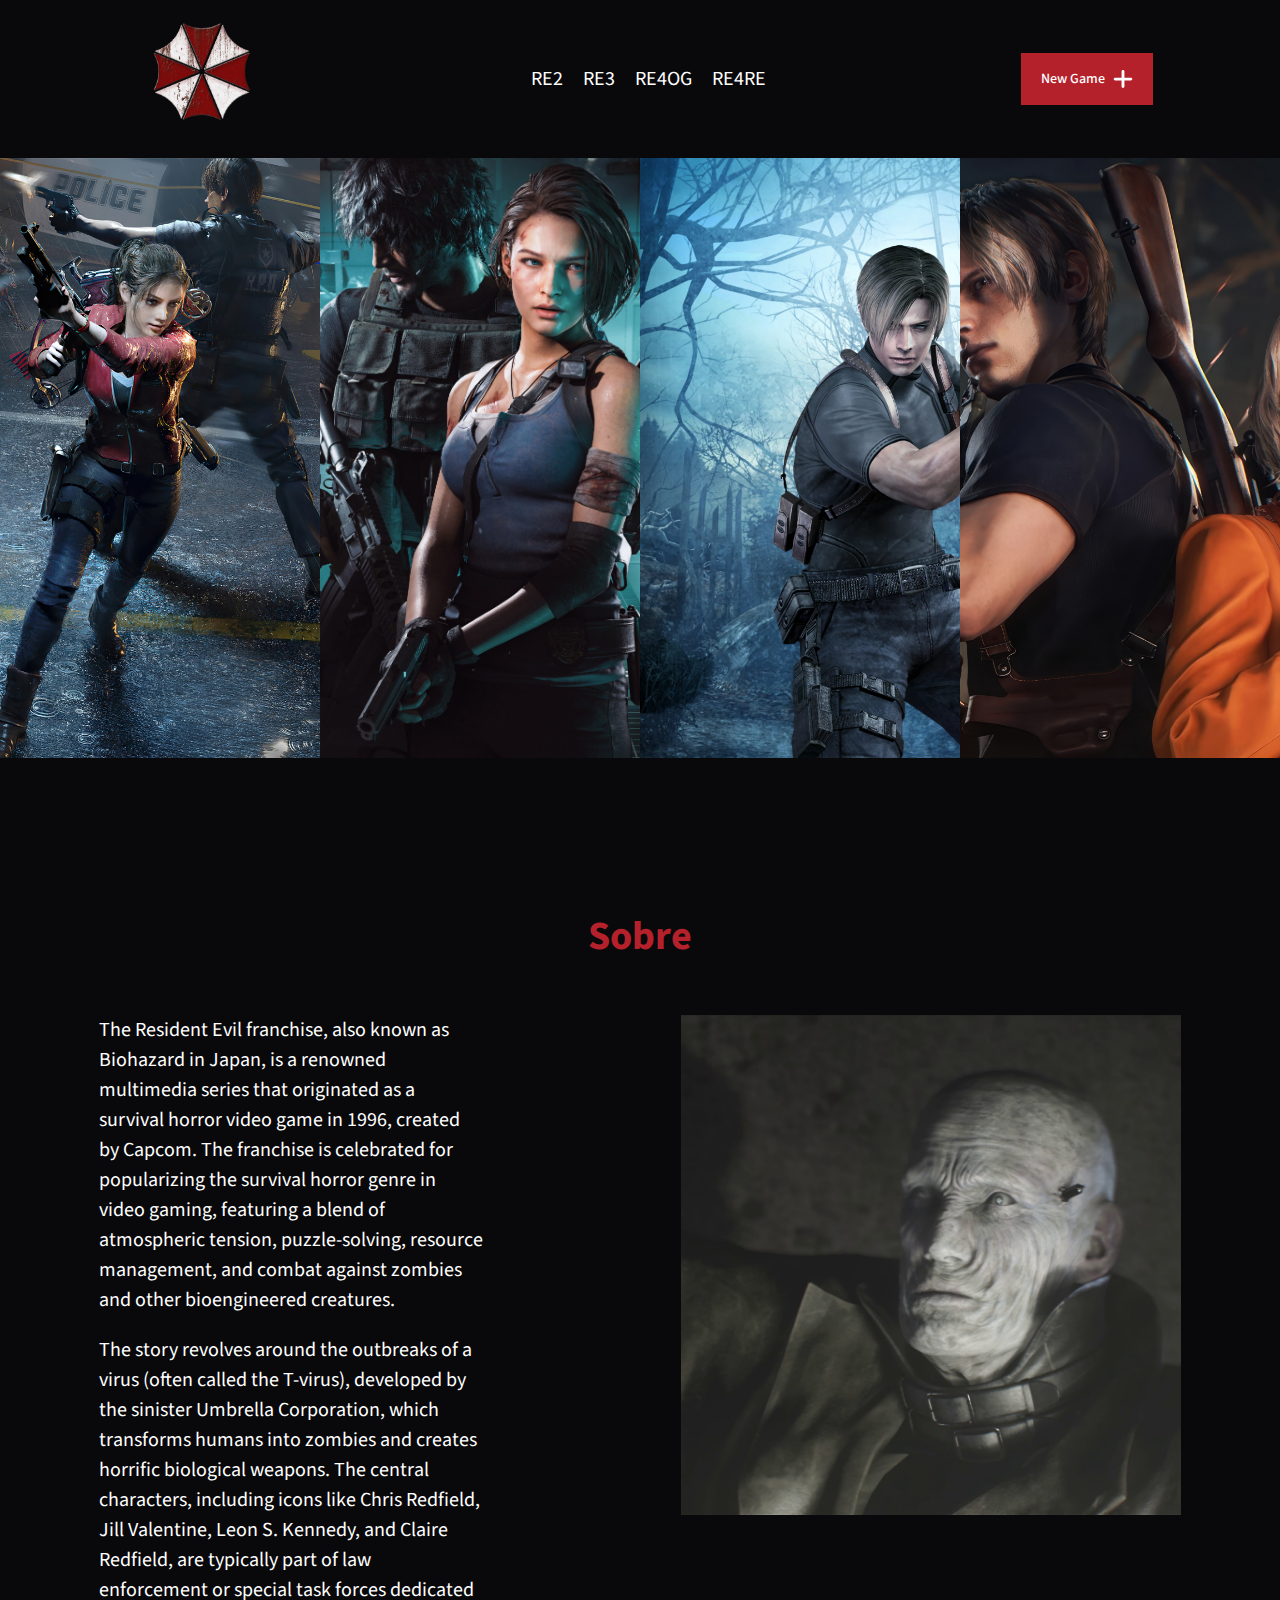
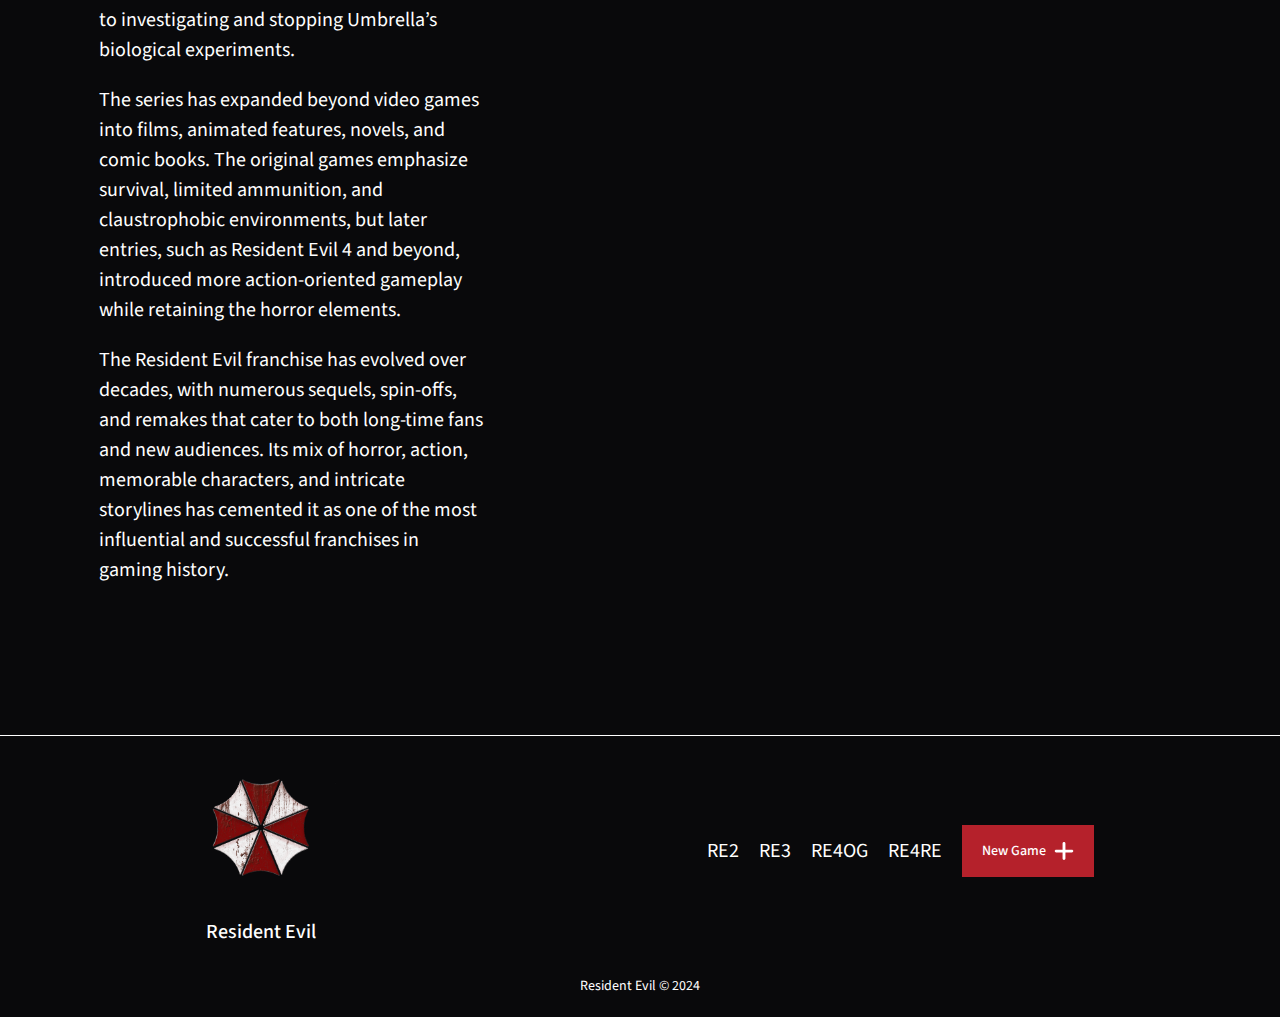
<file: index.html>
<!DOCTYPE html>
<html lang="en-us">

<head>
    <meta charset="UTF-8">
    <meta name="viewport" content="width=device-width, initial-scale=1.0">
    <title>Home</title>
    <link rel="stylesheet" href="./styles/common.css">
    <link rel="stylesheet" href="./styles/index.css">
</head>

<body>
    <header>
        <a href="#"><img class="logo" src="./assets/img/umbrella-logo.png"></a>
        <nav>
            <ul>
                <li>
                    <a href="./pages/re2-remake.html">RE2</a>
                </li>
                <li>
                    <a href="./pages/re3-remake.html">RE3</a>
                </li>
                <li>
                    <a href="./pages/re4-og.html">RE4OG</a>
                </li>
                <li>
                    <a href="./pages/re4-remake.html">RE4RE</a>
                </li>
            </ul>
        </nav>
        <a class="btn link-btn" href="./pages/new-game.html">New Game <img src="./assets/icon/plus-solid.svg"
                class="plus-icon" alt=""></a>
    </header>

    <main>
        <section id="banner-section">
            <div class="banner-container">
                <a id="banner1" class="img-banner" href="./pages/re2-remake.html">
                    <img class="logo-banner" src="./assets/img/re2-logo.png">
                </a>
                <a id="banner2" class="img-banner" href="./pages/re3-remake.html">
                    <img class="logo-banner" src="./assets/img/re3-logo.png">
                </a>
                <a id="banner3" class="img-banner" href="./pages/re4-og.html">
                    <img class="logo-banner" src="./assets/img/re4-og-logo.png">
                </a>
                <a id="banner4" class="img-banner" href="./pages/re4-remake.html">
                    <img class="logo-banner" src="./assets/img/re4-remake/logo-re4.svg">
                </a>
            </div>
        </section>

        <section id="about-section">
            <h2 class="title">Sobre</h2>
            <div id="about-container">
                <div id="text-div">
                    <p>
                        The Resident Evil franchise, also known as Biohazard in Japan, is a renowned multimedia series
                        that originated as a survival horror video game in 1996, created by Capcom. The franchise is
                        celebrated for popularizing the survival horror genre in video gaming, featuring a blend of
                        atmospheric tension, puzzle-solving, resource management, and combat against zombies and other
                        bioengineered creatures.
                    </p>
                    <p>
                        The story revolves around the outbreaks of a virus (often called the T-virus), developed by the
                        sinister Umbrella Corporation, which transforms humans into zombies and creates horrific
                        biological weapons. The central characters, including icons like Chris Redfield, Jill Valentine,
                        Leon S. Kennedy, and Claire Redfield, are typically part of law enforcement or special task
                        forces dedicated to investigating and stopping Umbrella’s biological experiments.
                    </p>
                    <p>
                        The series has expanded beyond video games into films, animated features, novels, and comic
                        books. The original games emphasize survival, limited ammunition, and claustrophobic
                        environments, but later entries, such as Resident Evil 4 and beyond, introduced more
                        action-oriented gameplay while retaining the horror elements.
                    </p>
                    <p>
                        The Resident Evil franchise has evolved over decades, with numerous sequels, spin-offs, and
                        remakes that cater to both long-time fans and new audiences. Its mix of horror, action,
                        memorable characters, and intricate storylines has cemented it as one of the most influential
                        and successful franchises in gaming history.
                    </p>
                </div>
                <div id="img-div">
                </div>
            </div>
        </section>

    </main>

    <footer>
        <div class="footer-content">
            <div class="footer-logo">
                <img src="./assets/img/umbrella-logo.png" alt="Umbrella logo" class="logo">
                <h1>Resident Evil</h1>
            </div>
            <div class="footer-links">
                <nav>
                    <ul>
                        <li>
                            <a href="./pages/re2-remake.html">RE2</a>
                        </li>
                        <li>
                            <a href="./pages/re3-remake.html">RE3</a>
                        </li>
                        <li>
                            <a href="./pages/re4-og.html">RE4OG</a>
                        </li>
                        <li>
                            <a href="./pages/re4-remake.html">RE4RE</a>
                        </li>
                    </ul>
                </nav>
                <a class="btn link-btn" href="./pages/new-game.html">New Game <img src="./assets/icon/plus-solid.svg"
                        class="plus-icon" alt=""></a>
            </div>
        </div>
        <p id="copyright">
            Resident Evil &copy; 2024
        </p>
    </footer>

</body>

</html>
</file>
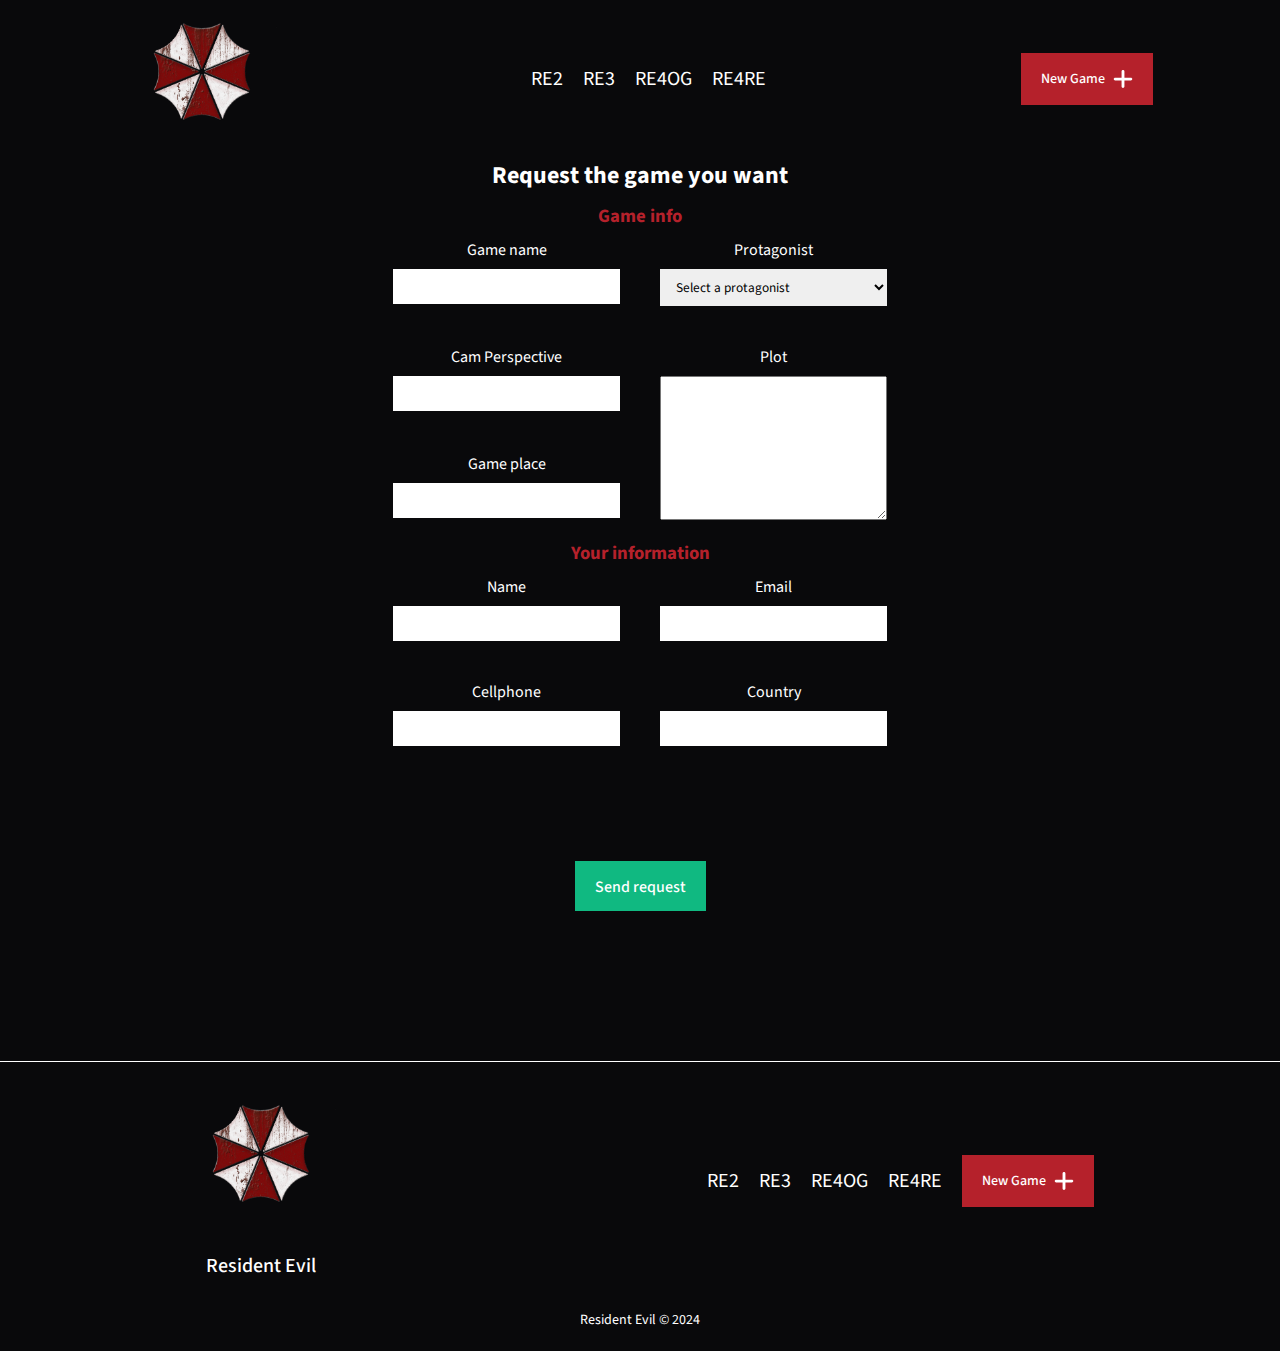
<file: pages/new-game.html>
<!DOCTYPE html>
<html lang="en-us">

<head>
    <meta charset="UTF-8">
    <meta name="viewport" content="width=device-width, initial-scale=1.0">
    <title>Request new Game</title>
    <link rel="stylesheet" href="../styles/common.css">
    <link rel="stylesheet" href="../styles/new-game.css">
</head>

<body>
    <header>
        <a href="../index.html"><img class="logo" src="../assets/img/umbrella-logo.png"></a>
        <nav>
            <ul>
                <li>
                    <a href="../pages/re2-remake.html">RE2</a>
                </li>
                <li>
                    <a href="../pages/re3-remake.html">RE3</a>
                </li>
                <li>
                    <a href="../pages/re4-og.html">RE4OG</a>
                </li>
                <li>
                    <a href="../pages/re4-remake.html">RE4RE</a>
                </li>
            </ul>
        </nav>
        <a class="btn link-btn" href="../pages/new-game.html">New Game <img src="../assets/icon/plus-solid.svg"
                class="plus-icon" alt=""></a>
    </header>

    <main>
        <section>
            <h2>Request the game you want</h2>
            <form>
                <h3>Game info</h3>
                <div class="form-section">
                    <div id="name-input" class="form-group">
                        <label for="game-name">Game name</label>
                        <input type="text" required id="game-name" name="game-name">
                    </div>
                    <div id="protagonist-input" class="form-group">
                        <label for="protagonist">Protagonist</label>
                        <select name="protagonist" id="protagonist">
                            <option value="" disabled selected>Select a protagonist</option>
                            <option value="leon">Leon Kennedy</option>
                            <option value="jill">Jill Valetine</option>
                            <option value="claire">Claire Redfield</option>
                            <option value="chris">Chris Redfield</option>
                        </select>
                    </div>
                    <div id="cam-perspective-input" class="form-group">
                        <label for="cam-perspective">Cam Perspective</label>
                        <input type="text" required id="cam-perspective" name="cam-perspective">
                    </div>
                    <div id="game-place-input" class="form-group">
                        <label for="game-place">Game place</label>
                        <input type="text" required id="game-place" name="game-place">
                    </div>
                    <div id="plot-input" class="form-group">
                        <label for="plot">Plot</label>
                        <textarea name="plot" id="plot" cols="30" rows="5"></textarea>
                    </div>
                </div>

                <h3>
                    Your information
                </h3>
                <div class="form-section">
                    <div id="name-info-input" class="form-group">
                        <label for="name">Name</label>
                        <input type="text" required id="name" name="name">
                    </div>
                    <div id="email-input" class="form-group">
                        <label for="email">Email</label>
                        <input type="email" required id="email" name="email">
                    </div>
                    <div id="cellphone-input" class="form-group">
                        <label for="cellphone">Cellphone</label>
                        <input type="number" required id="cellphone" name="cellphone">
                    </div>
                    <div id="country-input" class="form-group">
                        <label for="country">Country</label>
                        <input type="text" required id="country" name="country">
                    </div>
                </div>

                <button class="btn" id="form-btn">Send request</button>
            </form>
        </section>
    </main>

    <footer>
        <div class="footer-content">
            <div class="footer-logo">
                <a href="../index.html"><img class="logo" src="../assets/img/umbrella-logo.png"></a>
                <h1>Resident Evil</h1>
            </div>
            <div class="footer-links">
                <nav>
                    <ul>
                        <li>
                            <a href="../pages/re2-remake.html">RE2</a>
                        </li>
                        <li>
                            <a href="../pages/re3-remake.html">RE3</a>
                        </li>
                        <li>
                            <a href="../pages/re4-og.html">RE4OG</a>
                        </li>
                        <li>
                            <a href="../pages/re4-remake.html">RE4RE</a>
                        </li>
                    </ul>
                </nav>
                <a class="btn link-btn" href="../pages/new-game.html">New Game <img src="../assets/icon/plus-solid.svg"
                        class="plus-icon" alt=""></a>
            </div>
        </div>
        <p id="copyright">
            Resident Evil &copy; 2024
        </p>
    </footer>

</body>

</html>
</file>
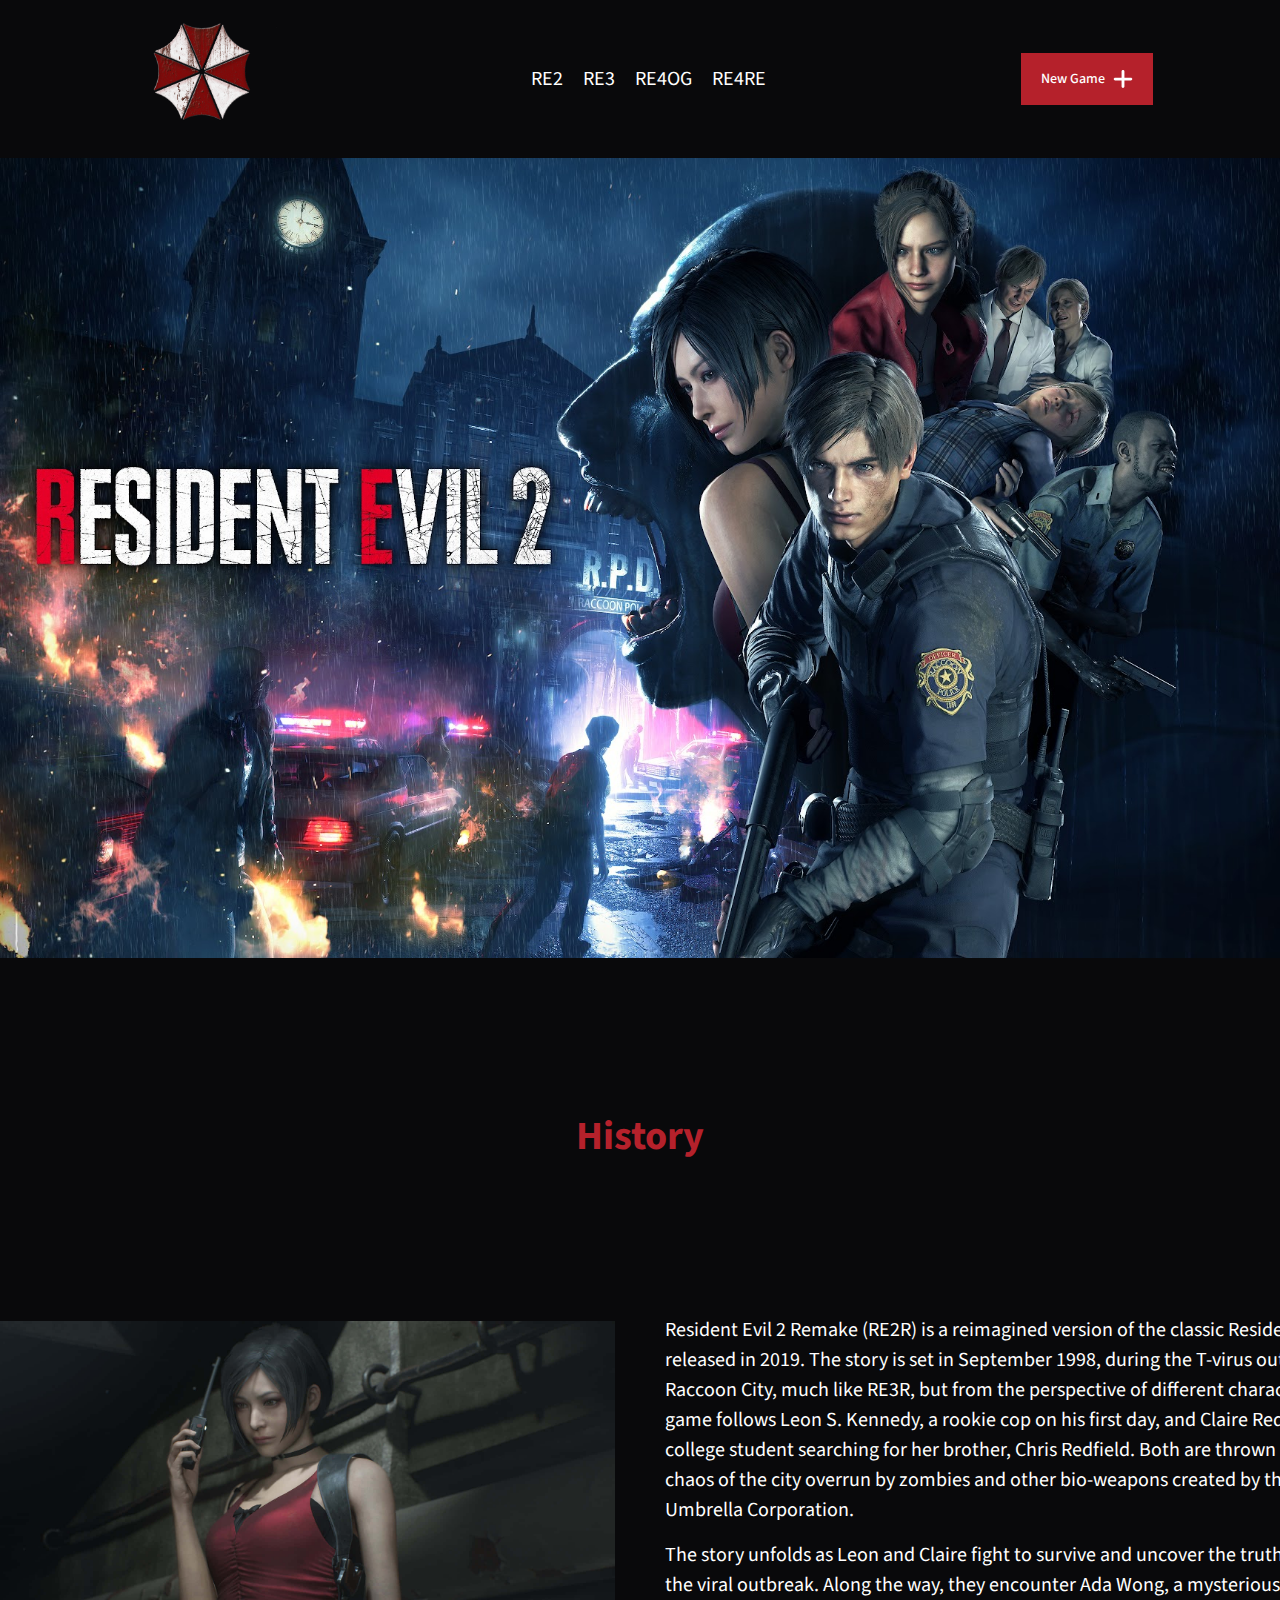
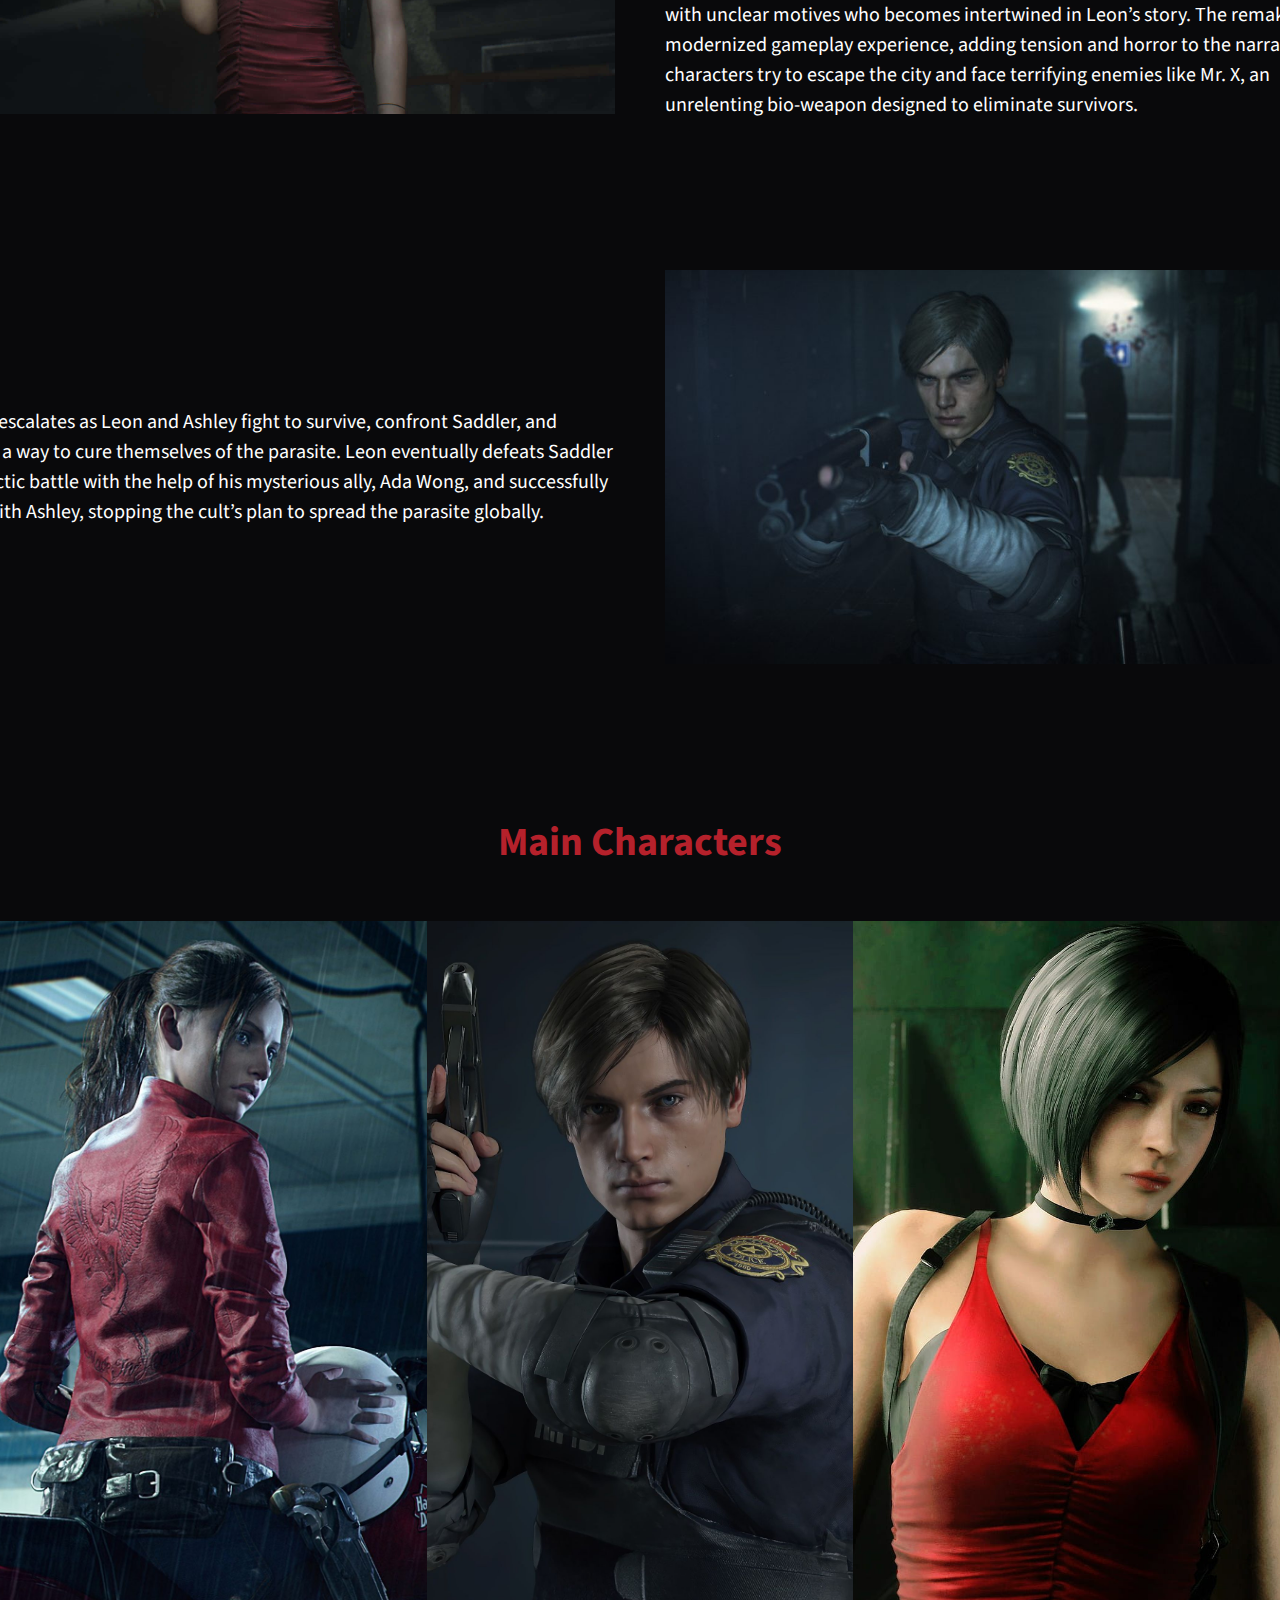
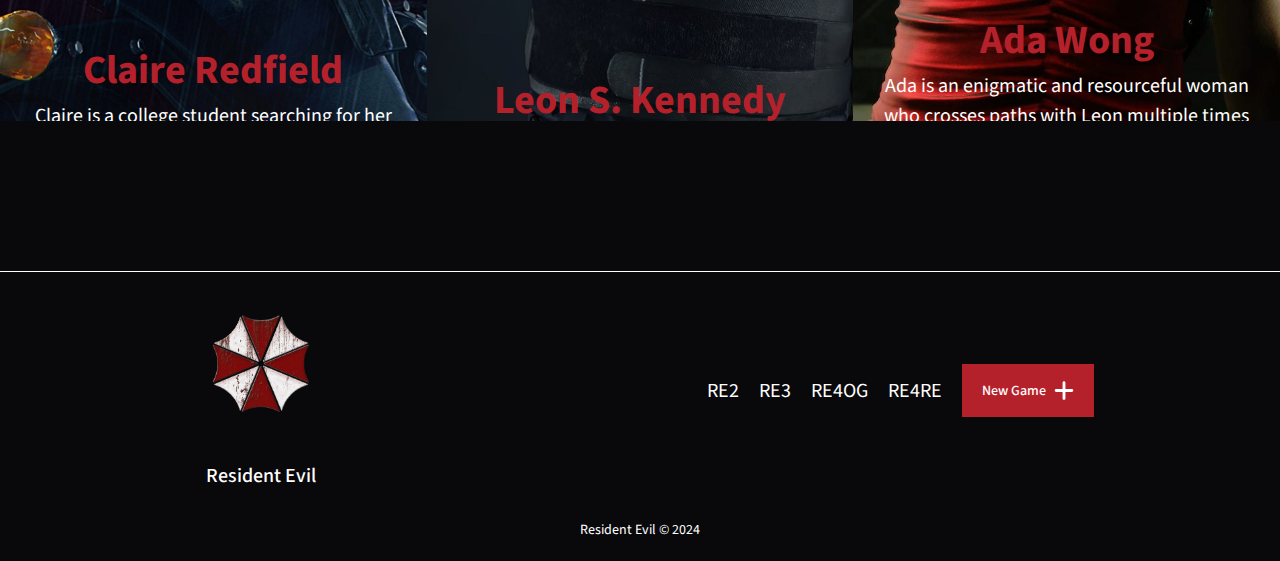
<file: pages/re2-remake.html>
<!DOCTYPE html>
<html lang="en-us">

<head>
    <meta charset="UTF-8">
    <meta name="viewport" content="width=device-width, initial-scale=1.0">
    <title>Resident Evil 2 - Remake</title>
    <link rel="stylesheet" href="../styles/common.css">
    <link rel="stylesheet" href="../styles/re2-remake.css">

</head>

<body>
    <header>
        <a href="../index.html"><img class="logo" src="../assets/img/umbrella-logo.png"></a>
        <nav>
            <ul>
                <li>
                    <a href="../pages/re2-remake.html">RE2</a>
                </li>
                <li>
                    <a href="../pages/re3-remake.html">RE3</a>
                </li>
                <li>
                    <a href="../pages/re4-og.html">RE4OG</a>
                </li>
                <li>
                    <a href="../pages/re4-remake.html">RE4RE</a>
                </li>
            </ul>
        </nav>
        <a class="btn link-btn" href="../pages/new-game.html">New Game <img src="../assets/icon/plus-solid.svg"
                class="plus-icon" alt=""></a>
    </header>


    <main>
        <section id="banner-section">
            <div id="banner-img">
            </div>
        </section>

        <section id="history-section">
            <h2 class="title">History</h2>
            <div class="text-image-container">
                <img src="../assets/img/re2-remake-mini-banner.jpg">
                <div>
                    <p>
                        Resident Evil 2 Remake (RE2R) is a reimagined version of the classic Resident Evil 2, released
                        in 2019. The story is set in September 1998, during the T-virus outbreak in Raccoon City, much
                        like RE3R, but from the perspective of different characters. The game follows Leon S. Kennedy, a
                        rookie cop on his first day, and Claire Redfield, a college student searching for her brother,
                        Chris Redfield. Both are thrown into the chaos of the city overrun by zombies and other
                        bio-weapons created by the Umbrella Corporation.
                    </p>
                    <p>
                        The story unfolds as Leon and Claire fight to survive and uncover the truth behind the viral
                        outbreak. Along the way, they encounter Ada Wong, a mysterious woman with unclear motives who
                        becomes intertwined in Leon’s story. The remake offers a modernized gameplay experience, adding
                        tension and horror to the narrative as the characters try to escape the city and face terrifying
                        enemies like Mr. X, an unrelenting bio-weapon designed to eliminate survivors.
                    </p>
                </div>
            </div>
            <div class="text-image-container">
                <div>
                    <p>
                        The story escalates as Leon and Ashley fight to survive, confront Saddler, and search for a way
                        to cure themselves of the parasite. Leon eventually defeats Saddler in a climactic battle with
                        the help of his mysterious ally, Ada Wong, and successfully escapes with Ashley, stopping the
                        cult’s plan to spread the parasite globally.
                    </p>
                </div>
                <img src="../assets/img/re2-remake-main-banner2.jpg">
            </div>
        </section>

        <section id="character-section">
            <h2 class="title">Main Characters</h2>
            <div id="character-list">
                <div id="card-claire" class="character-card">
                    <div class="card-back">
                        <h2 class="title">Claire Redfield</h2>
                        <p>
                            Claire is a college student searching for her brother, Chris Redfield, a member of the
                            S.T.A.R.S. team from the first Resident Evil. In her search, she gets caught in the Raccoon
                            City outbreak, and her focus quickly shifts to survival and protecting others. Claire is
                            resourceful and brave, demonstrating strong maternal instincts, particularly in her bond
                            with Sherry Birkin, a young girl she encounters during the events of RE2R. Her determination
                            to find her brother and protect Sherry from the dangers of the city makes her one of the
                            franchise’s strongest female characters.
                        </p>
                    </div>
                </div>
                <div id="card-leon" class="character-card">
                    <div class="card-back">
                        <h2 class="title">Leon S. Kennedy</h2>
                        <p>
                            Leon is a rookie cop who arrives in Raccoon City on his first day as a police officer, only
                            to be met with a full-scale outbreak of zombies and chaos. Despite being inexperienced, Leon
                            quickly adapts and shows incredible courage and resilience as he fights for survival.
                            Throughout RE2R, Leon’s natural sense of justice and duty shine through as he strives to
                            save survivors and uncover the truth about the Umbrella Corporation's involvement in the
                            outbreak. His journey is further complicated by his encounters with Ada Wong, which test his
                            trust and judgment.
                        </p>
                    </div>
                </div>
                <div id="card-ada" class="character-card">
                    <div class="card-back">
                        <h2 class="title">Ada Wong</h2>
                        <p>
                            Ada is an enigmatic and resourceful woman who crosses paths with Leon multiple times
                            throughout RE2R. She presents herself as a FBI agent working to stop Umbrella, but her true
                            motives remain unclear, and she’s often involved in morally ambiguous situations. Ada’s
                            interactions with Leon are marked by a mixture of cooperation, flirtation, and deception,
                            leaving him questioning her true intentions. She’s a skilled spy, using her wits and
                            technology to achieve her objectives while keeping her personal agenda secret. Ada's
                            character adds complexity to the story, as Leon must decide whether to trust her or not.

                        </p>
                    </div>
                </div>
            </div>
        </section>

    </main>


    <footer>
        <div class="footer-content">
            <div class="footer-logo">
                <a href="../index.html"><img class="logo" src="../assets/img/umbrella-logo.png"></a>
                <h1>Resident Evil</h1>
            </div>
            <div class="footer-links">
                <nav>
                    <ul>
                        <li>
                            <a href="../pages/re2-remake.html">RE2</a>
                        </li>
                        <li>
                            <a href="../pages/re3-remake.html">RE3</a>
                        </li>
                        <li>
                            <a href="../pages/re4-og.html">RE4OG</a>
                        </li>
                        <li>
                            <a href="../pages/re4-remake.html">RE4RE</a>
                        </li>
                    </ul>
                </nav>
                <a class="btn link-btn" href="../pages/new-game.html">New Game <img src="../assets/icon/plus-solid.svg"
                        class="plus-icon" alt=""></a>
            </div>
        </div>
        <p id="copyright">
            Resident Evil &copy; 2024
        </p>
    </footer>

</body>

</html>
</file>
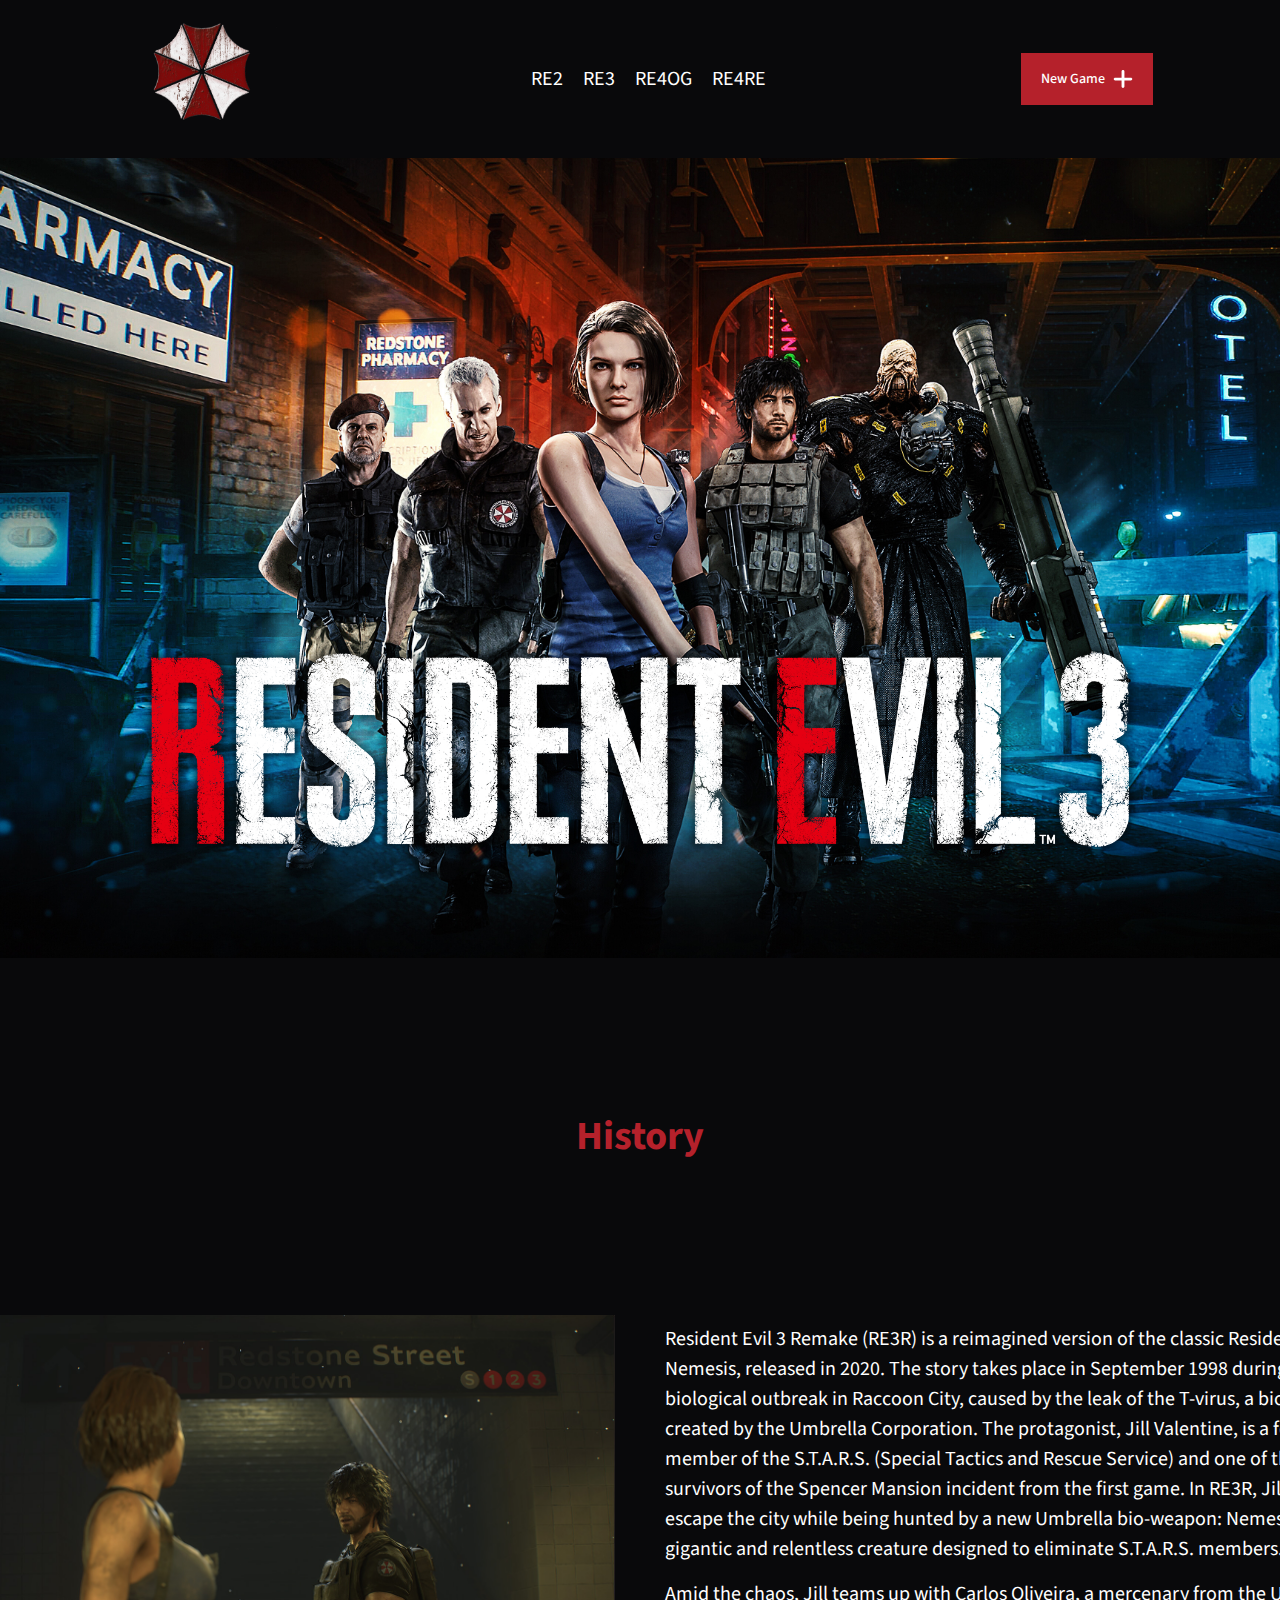
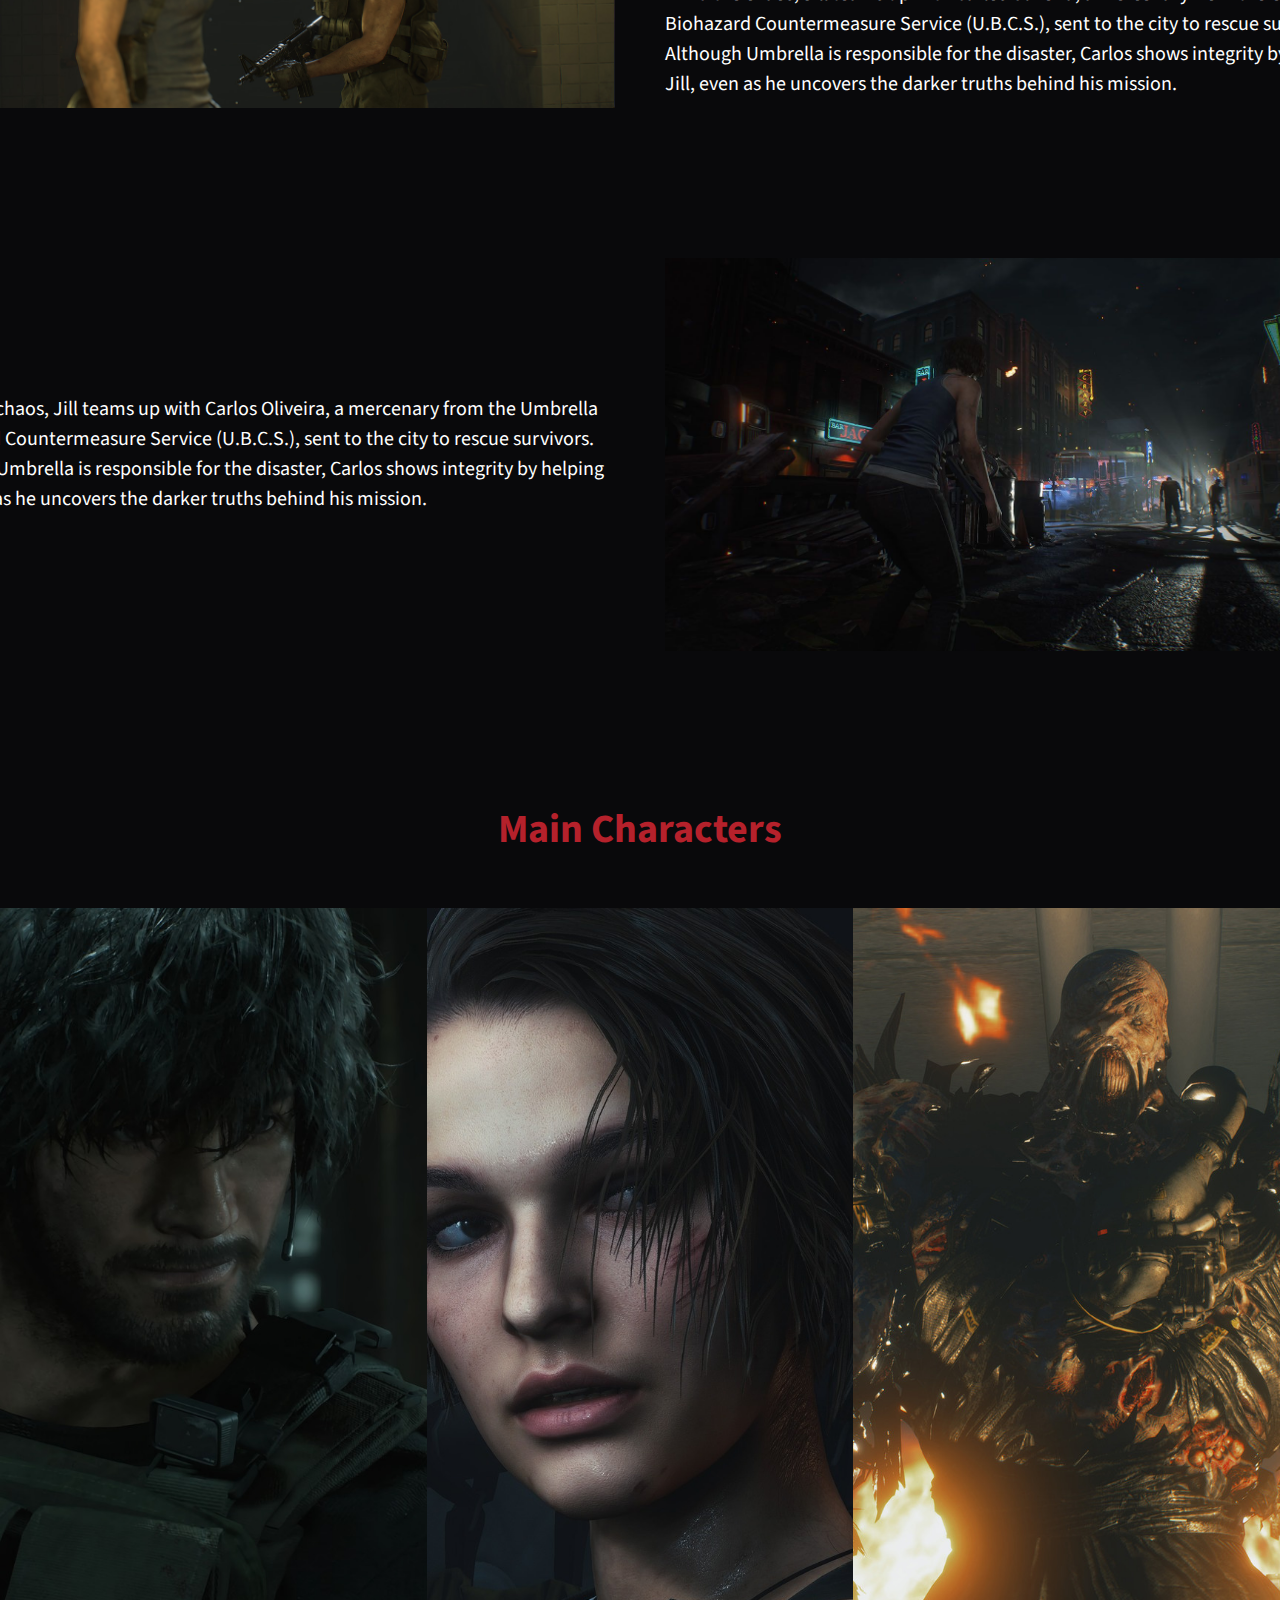
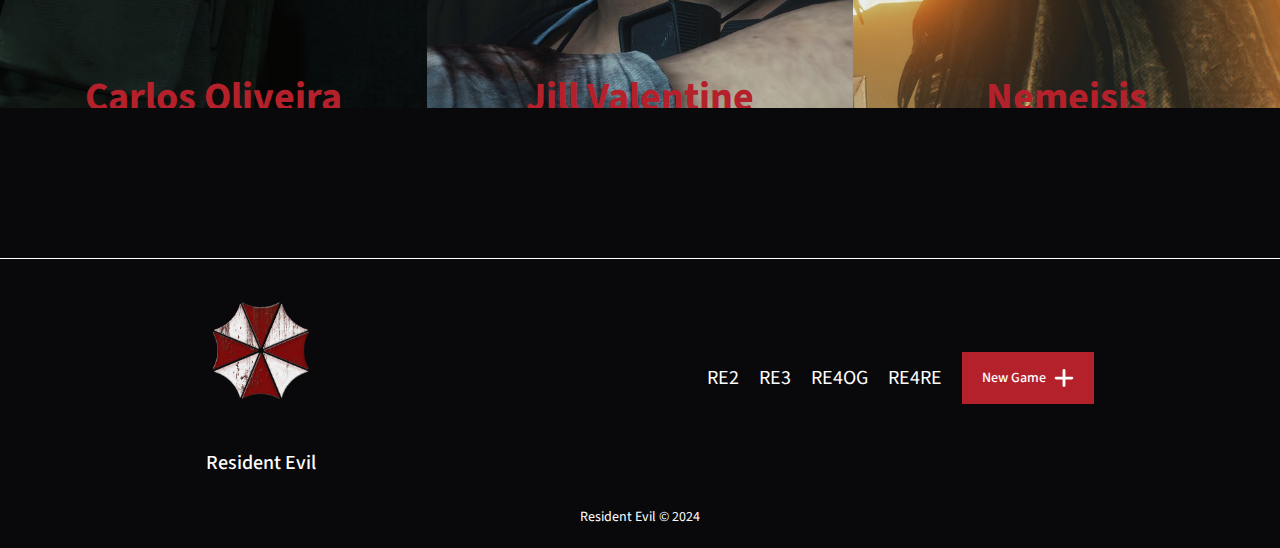
<file: pages/re3-remake.html>
<!DOCTYPE html>
<html lang="en-us">

<head>
    <meta charset="UTF-8">
    <meta name="viewport" content="width=device-width, initial-scale=1.0">
    <title>Resident Evil 3 - Remake</title>
    <link rel="stylesheet" href="../styles/common.css">
    <link rel="stylesheet" href="../styles/re3-remake.css">

</head>

<body>
    <header>
        <a href="../index.html"><img class="logo" src="../assets/img/umbrella-logo.png"></a>
        <nav>
            <ul>
                <li>
                    <a href="../pages/re2-remake.html">RE2</a>
                </li>
                <li>
                    <a href="../pages/re3-remake.html">RE3</a>
                </li>
                <li>
                    <a href="../pages/re4-og.html">RE4OG</a>
                </li>
                <li>
                    <a href="../pages/re4-remake.html">RE4RE</a>
                </li>
            </ul>
        </nav>
        <a class="btn link-btn" href="../pages/new-game.html">New Game <img src="../assets/icon/plus-solid.svg"
                class="plus-icon" alt=""></a>
    </header>

    <main>
        <section id="banner-section">
            <div id="banner-img">
                <img src="../assets/img/re3-logo.png">
            </div>
        </section>

        <section id="history-section">
            <h2 class="title">History</h2>
            <div class="text-image-container">
                <img src="../assets/img/re3-remake-mini-banner.jpg">
                <div>
                    <p>
                        Resident Evil 3 Remake (RE3R) is a reimagined version of the classic Resident Evil 3: Nemesis,
                        released in 2020. The story takes place in September 1998 during a biological outbreak in
                        Raccoon City, caused by the leak of the T-virus, a bio-weapon created by the Umbrella
                        Corporation.

                        The protagonist, Jill Valentine, is a former member of the S.T.A.R.S. (Special Tactics and
                        Rescue Service) and one of the few survivors of the Spencer Mansion incident from the first
                        game. In RE3R, Jill tries to escape the city while being hunted by a new Umbrella bio-weapon:
                        Nemesis, a gigantic and relentless creature designed to eliminate S.T.A.R.S. members.
                    </p>
                    <p>
                        Amid the chaos, Jill teams up with Carlos Oliveira, a mercenary from the Umbrella Biohazard
                        Countermeasure Service (U.B.C.S.), sent to the city to rescue survivors. Although Umbrella is
                        responsible for the disaster, Carlos shows integrity by helping Jill, even as he uncovers the
                        darker truths behind his mission.
                    </p>
                </div>
            </div>
            <div class="text-image-container">
                <div>
                    <p>
                        Amid the chaos, Jill teams up with Carlos Oliveira, a mercenary from the Umbrella Biohazard
                        Countermeasure Service (U.B.C.S.), sent to the city to rescue survivors. Although Umbrella is
                        responsible for the disaster, Carlos shows integrity by helping Jill, even as he uncovers the
                        darker truths behind his mission.
                    </p>
                </div>
                <img src="../assets/img/re3-remake-mini-banner2.jpg">
            </div>
        </section>

        <section id="character-section">
            <h2 class="title">Main Characters</h2>
            <div id="character-list">
                <div id="card-carlos" class="character-card">
                    <div class="card-back">
                        <h2 class="title">Carlos Oliveira</h2>
                        <p>
                            Carlos is a soldier in the U.B.C.S., with advanced combat abilities and a noble heart.
                            Although he works for Umbrella, he quickly finds himself conflicted by the corporation’s
                            actions and the consequences they cause. Throughout RE3R, Carlos aids Jill in several
                            situations, showing a more lighthearted and playful personality, but one that is dedicated
                            to helping innocent people and ending the zombie threat. He proves his bravery, especially
                            when risking his life to save Raccoon City.
                        </p>
                    </div>
                </div>
                <div id="card-jill" class="character-card">
                    <div class="card-back">
                        <h2 class="title">Jill Valentine</h2>
                        <p>
                            Jill is one of the most iconic characters in the Resident Evil franchise. As a former
                            S.T.A.R.S. agent, she possesses strong combat and investigative skills. Brave and resilient,
                            Jill showcases intelligence and determination as she navigates the zombie apocalypse. In
                            RE3R’s story, she is a key figure in the fight to expose Umbrella's crimes and survive
                            Nemesis’s relentless pursuit. Despite being hunted, Jill stands firm against the
                            corporation's corruption and the horrors she faces.
                        </p>
                    </div>
                </div>
                <div id="card-nemesis" class="character-card">
                    <div class="card-back">
                        <h2 class="title">Nemeisis</h2>
                        <p>
                            Nemesis is a bio-weapon created by Umbrella, designed to eliminate S.T.A.R.S. members, and
                            serves as the primary antagonist in RE3R. He is an evolution of the Tyrant, another
                            bio-weapon, but with enhanced intelligence and more devastating abilities. Throughout the
                            game, Nemesis relentlessly pursues Jill, appearing at critical moments and evolving into
                            more grotesque forms as the confrontation progresses. His relentlessness and power make him
                            one of the most feared creatures in the Resident Evil franchise.
                        </p>
                    </div>
                </div>
            </div>
        </section>

    </main>

    <footer>
        <div class="footer-content">
            <div class="footer-logo">
                <a href="../index.html"><img class="logo" src="../assets/img/umbrella-logo.png"></a>
                <h1>Resident Evil</h1>
            </div>
            <div class="footer-links">
                <nav>
                    <ul>
                        <li>
                            <a href="../pages/re2-remake.html">RE2</a>
                        </li>
                        <li>
                            <a href="../pages/re3-remake.html">RE3</a>
                        </li>
                        <li>
                            <a href="../pages/re4-og.html">RE4OG</a>
                        </li>
                        <li>
                            <a href="../pages/re4-remake.html">RE4RE</a>
                        </li>
                    </ul>
                </nav>
                <a class="btn link-btn" href="../pages/new-game.html">New Game <img src="../assets/icon/plus-solid.svg"
                        class="plus-icon" alt=""></a>
            </div>
        </div>
        <p id="copyright">
            Resident Evil &copy; 2024
        </p>
    </footer>

</body>

</html>
</file>
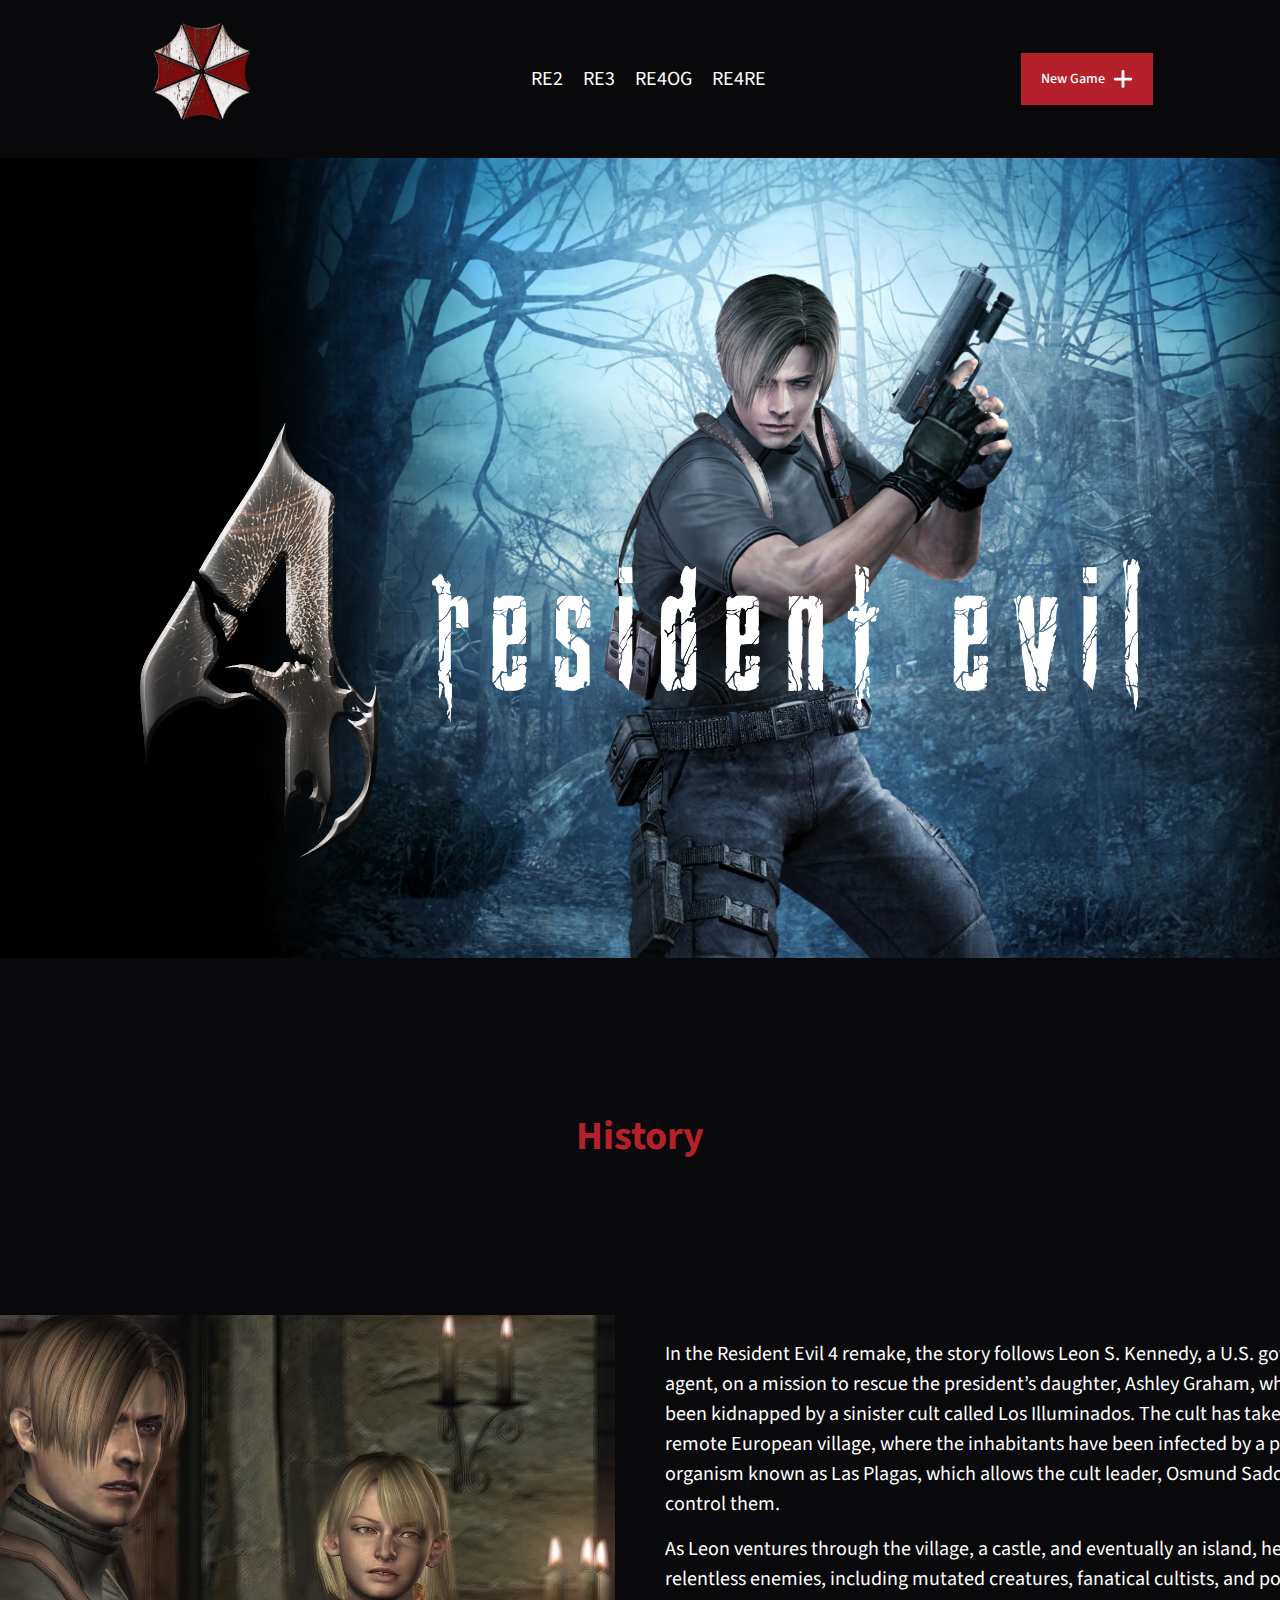
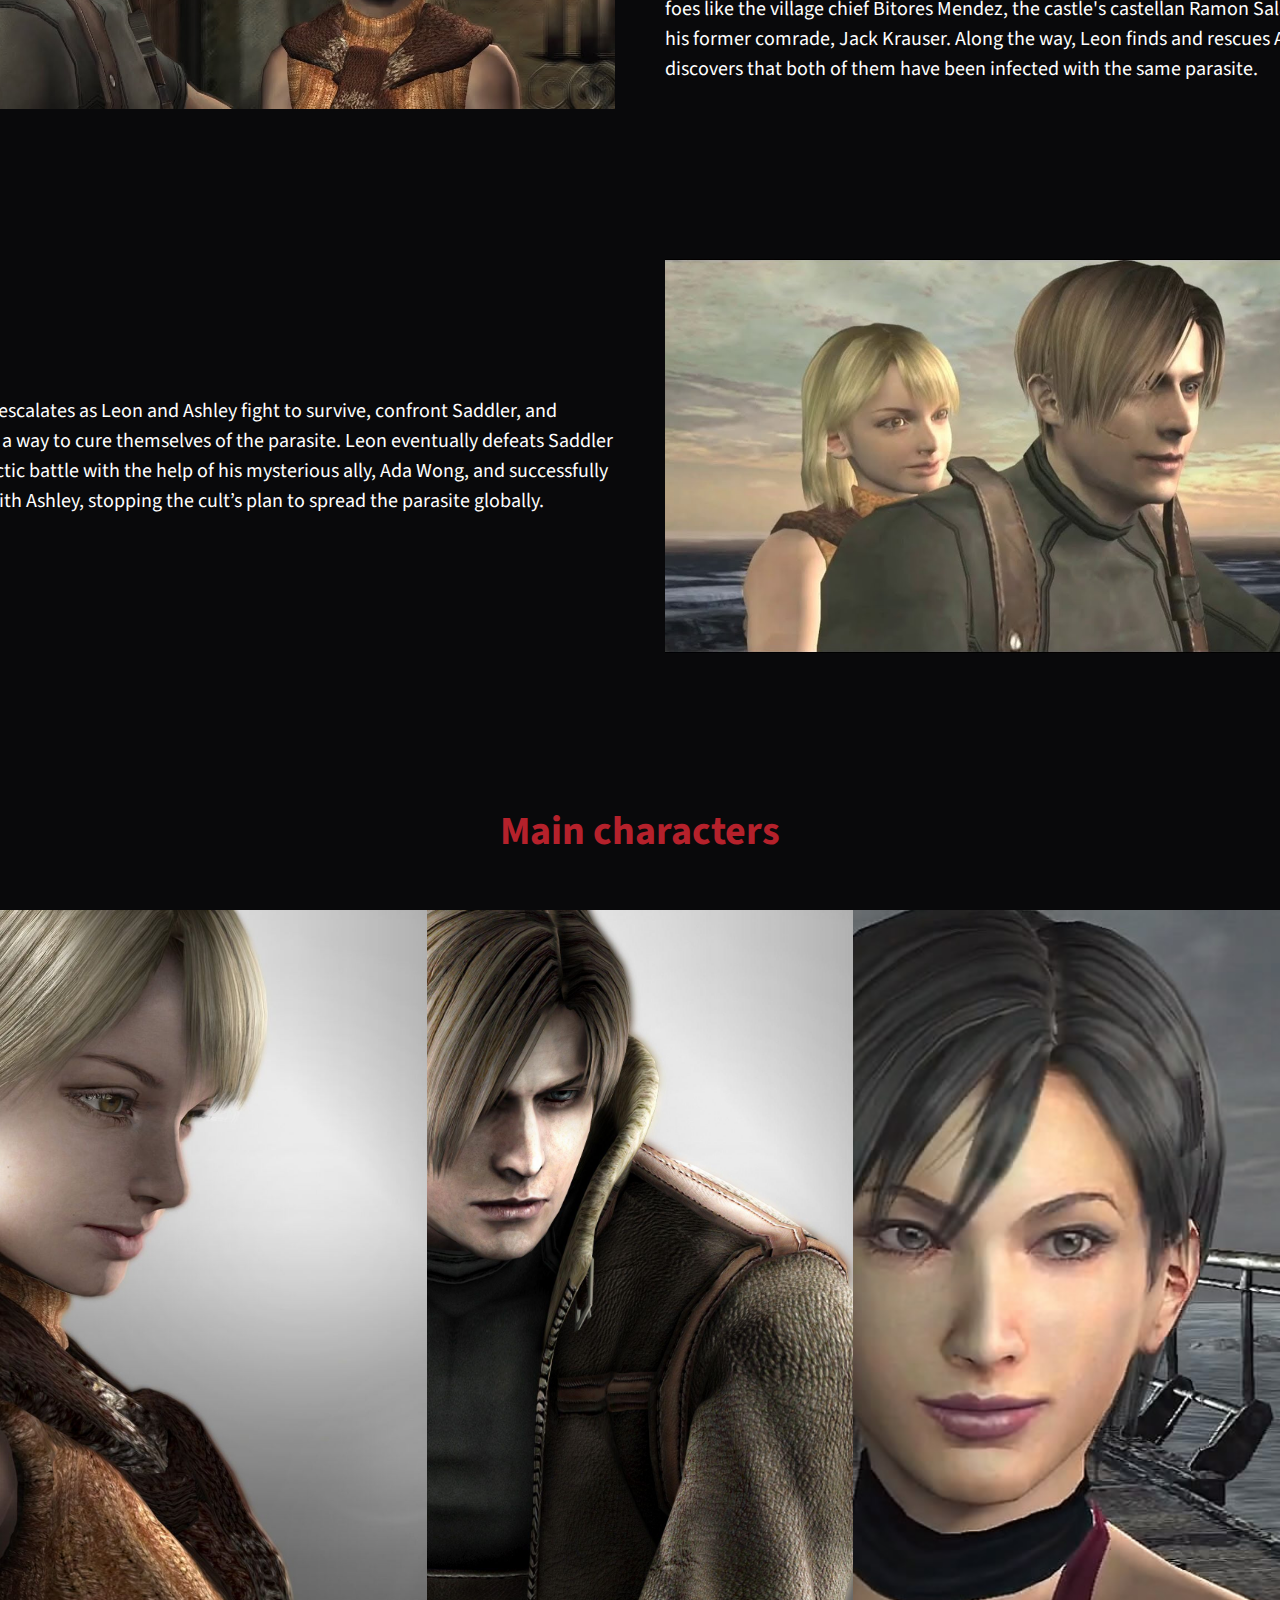
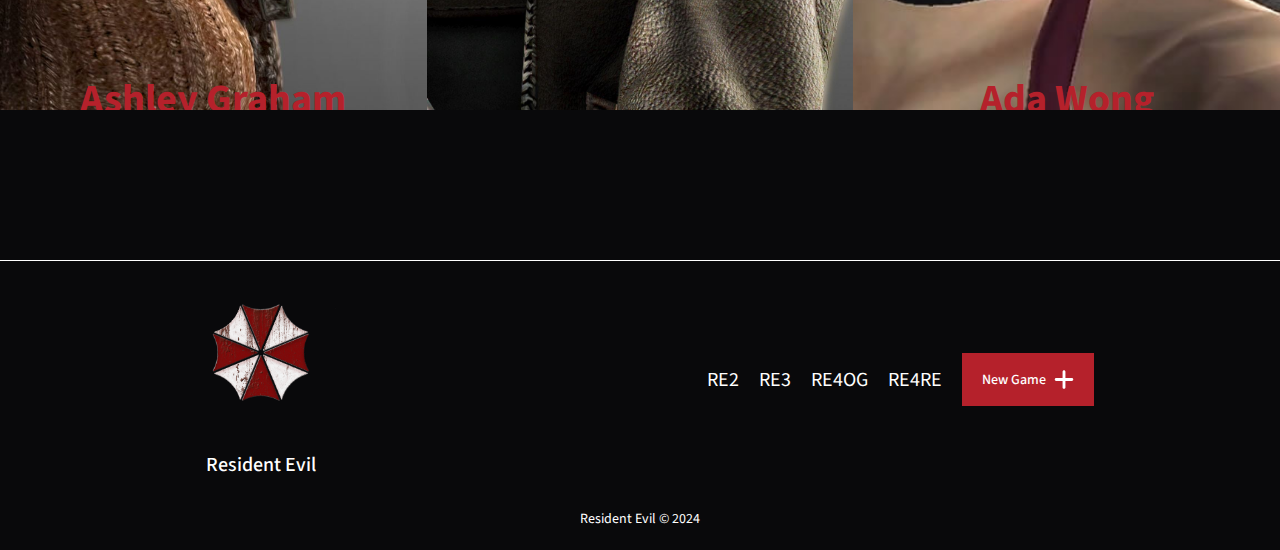
<file: pages/re4-og.html>
<!DOCTYPE html>
<html lang="en-us">

<head>
    <meta charset="UTF-8">
    <meta name="viewport" content="width=device-width, initial-scale=1.0">
    <title>Resident Evil 4 - 2005</title>
    <link rel="stylesheet" href="../styles/common.css">
    <link rel="stylesheet" href="../styles/re4-og.css">
</head>

<body>
    <header>
        <a href="../index.html"><img class="logo" src="../assets/img/umbrella-logo.png"></a>
        <nav>
            <ul>
                <li>
                    <a href="../pages/re2-remake.html">RE2</a>
                </li>
                <li>
                    <a href="../pages/re3-remake.html">RE3</a>
                </li>
                <li>
                    <a href="../pages/re4-og.html">RE4OG</a>
                </li>
                <li>
                    <a href="../pages/re4-remake.html">RE4RE</a>
                </li>
            </ul>
        </nav>
        <a class="btn link-btn" href="../pages/new-game.html">New Game <img src="../assets/icon/plus-solid.svg"
                class="plus-icon" alt=""></a>
    </header>
    <main>
        <section id="banner-section">
            <div id="banner-img">
                <img src="../assets/img/re4-og-logo.png">
            </div>
        </section>

        <section id="history-section">
            <h2 class="title">History</h2>
            <div class="text-image-container">
                <img src="../assets/img/re4-og-mini-banner.jpg">
                <div>
                    <p>
                        In the Resident Evil 4 remake, the story follows Leon S. Kennedy, a U.S. government agent, on a
                        mission to rescue the president’s daughter, Ashley Graham, who has been kidnapped by a sinister
                        cult called Los Illuminados. The cult has taken her to a remote European village, where the
                        inhabitants have been infected by a parasitic organism known as Las Plagas, which allows the
                        cult leader, Osmund Saddler, to control them.
                    </p>
                    <p>
                        As Leon ventures through the village, a castle, and eventually an island, he faces relentless
                        enemies, including mutated creatures, fanatical cultists, and powerful foes like the village
                        chief Bitores Mendez, the castle's castellan Ramon Salazar, and his former comrade, Jack
                        Krauser. Along the way, Leon finds and rescues Ashley but discovers that both of them have been
                        infected with the same parasite.
                    </p>
                </div>
            </div>
            <div class="text-image-container">
                <div>
                    <p>
                        The story escalates as Leon and Ashley fight to survive, confront Saddler, and search for a way
                        to cure themselves of the parasite. Leon eventually defeats Saddler in a climactic battle with
                        the help of his mysterious ally, Ada Wong, and successfully escapes with Ashley, stopping the
                        cult’s plan to spread the parasite globally.
                    </p>
                </div>
                <img src="../assets/img/re4-og-mini-banner2.jpg">
            </div>
        </section>

        <section id="character-section">
            <h2 class="title">Main characters</h2>
            <div id="character-list">
                <div id="card-ashley" class="character-card">
                    <div class="card-back">
                        <h2 class="title">Ashley Graham</h2>
                        <p>
                            The daughter of the U.S. president who has been kidnapped by Los Illuminados. Leon is tasked
                            with rescuing her, and while initially vulnerable, Ashley becomes more active and helpful as
                            the story progresses. Her relationship with Leon grows as they navigate their dangerous
                            surroundings.
                        </p>
                    </div>
                </div>
                <div id="card-leon" class="character-card">
                    <div class="card-back">
                        <h2 class="title">Leon S. Kennedy</h2>
                        <p>
                            Leon is a U.S. government agent sent on a mission to rescue the president's daughter, Ashley
                            Graham. He is skilled, resourceful, and experienced, having survived the Raccoon City
                            incident.
                            He remains calm under pressure, despite the horrors he faces.
                        </p>
                    </div>
                </div>
                <div id="card-ada" class="character-card">
                    <div class="card-back">
                        <h2 class="title">Ada Wong</h2>
                        <p>
                            A mysterious and enigmatic character, Ada is a secretive agent with her own hidden agenda.
                            She crosses paths with Leon multiple times throughout the game, helping him at crucial
                            moments but remaining ambiguous about her true loyalties. Ada has a complicated history with
                            Leon.
                        </p>
                    </div>
                </div>
            </div>
        </section>

    </main>
    <footer>
        <div class="footer-content">
            <div class="footer-logo">
                <a href="../index.html"><img class="logo" src="../assets/img/umbrella-logo.png"></a>
                <h1>Resident Evil</h1>
            </div>
            <div class="footer-links">
                <nav>
                    <ul>
                        <li>
                            <a href="../pages/re2-remake.html">RE2</a>
                        </li>
                        <li>
                            <a href="../pages/re3-remake.html">RE3</a>
                        </li>
                        <li>
                            <a href="../pages/re4-og.html">RE4OG</a>
                        </li>
                        <li>
                            <a href="../pages/re4-remake.html">RE4RE</a>
                        </li>
                    </ul>
                </nav>
                <a class="btn link-btn" href="../pages/new-game.html">New Game <img src="../assets/icon/plus-solid.svg"
                        class="plus-icon" alt=""></a>
            </div>
        </div>
        <p id="copyright">
            Resident Evil &copy; 2024
        </p>
    </footer>

</body>

</html>
</file>
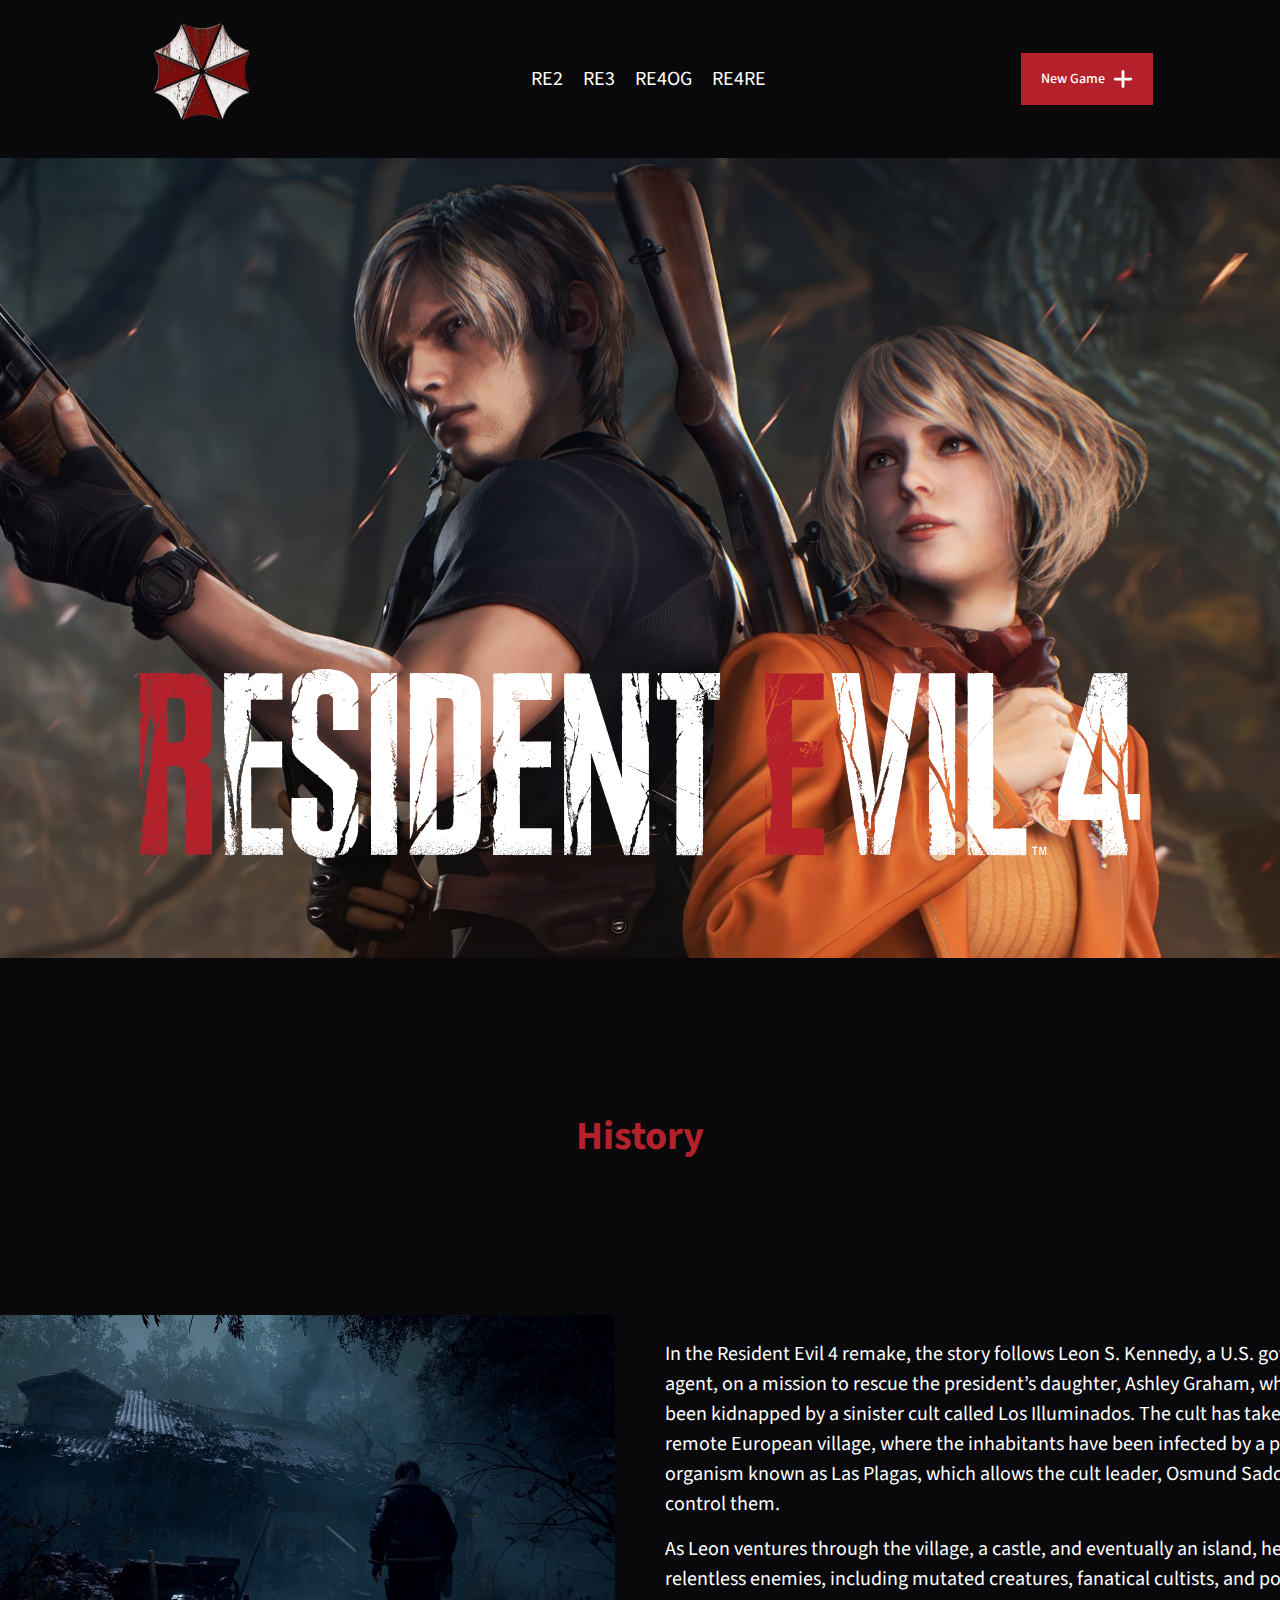
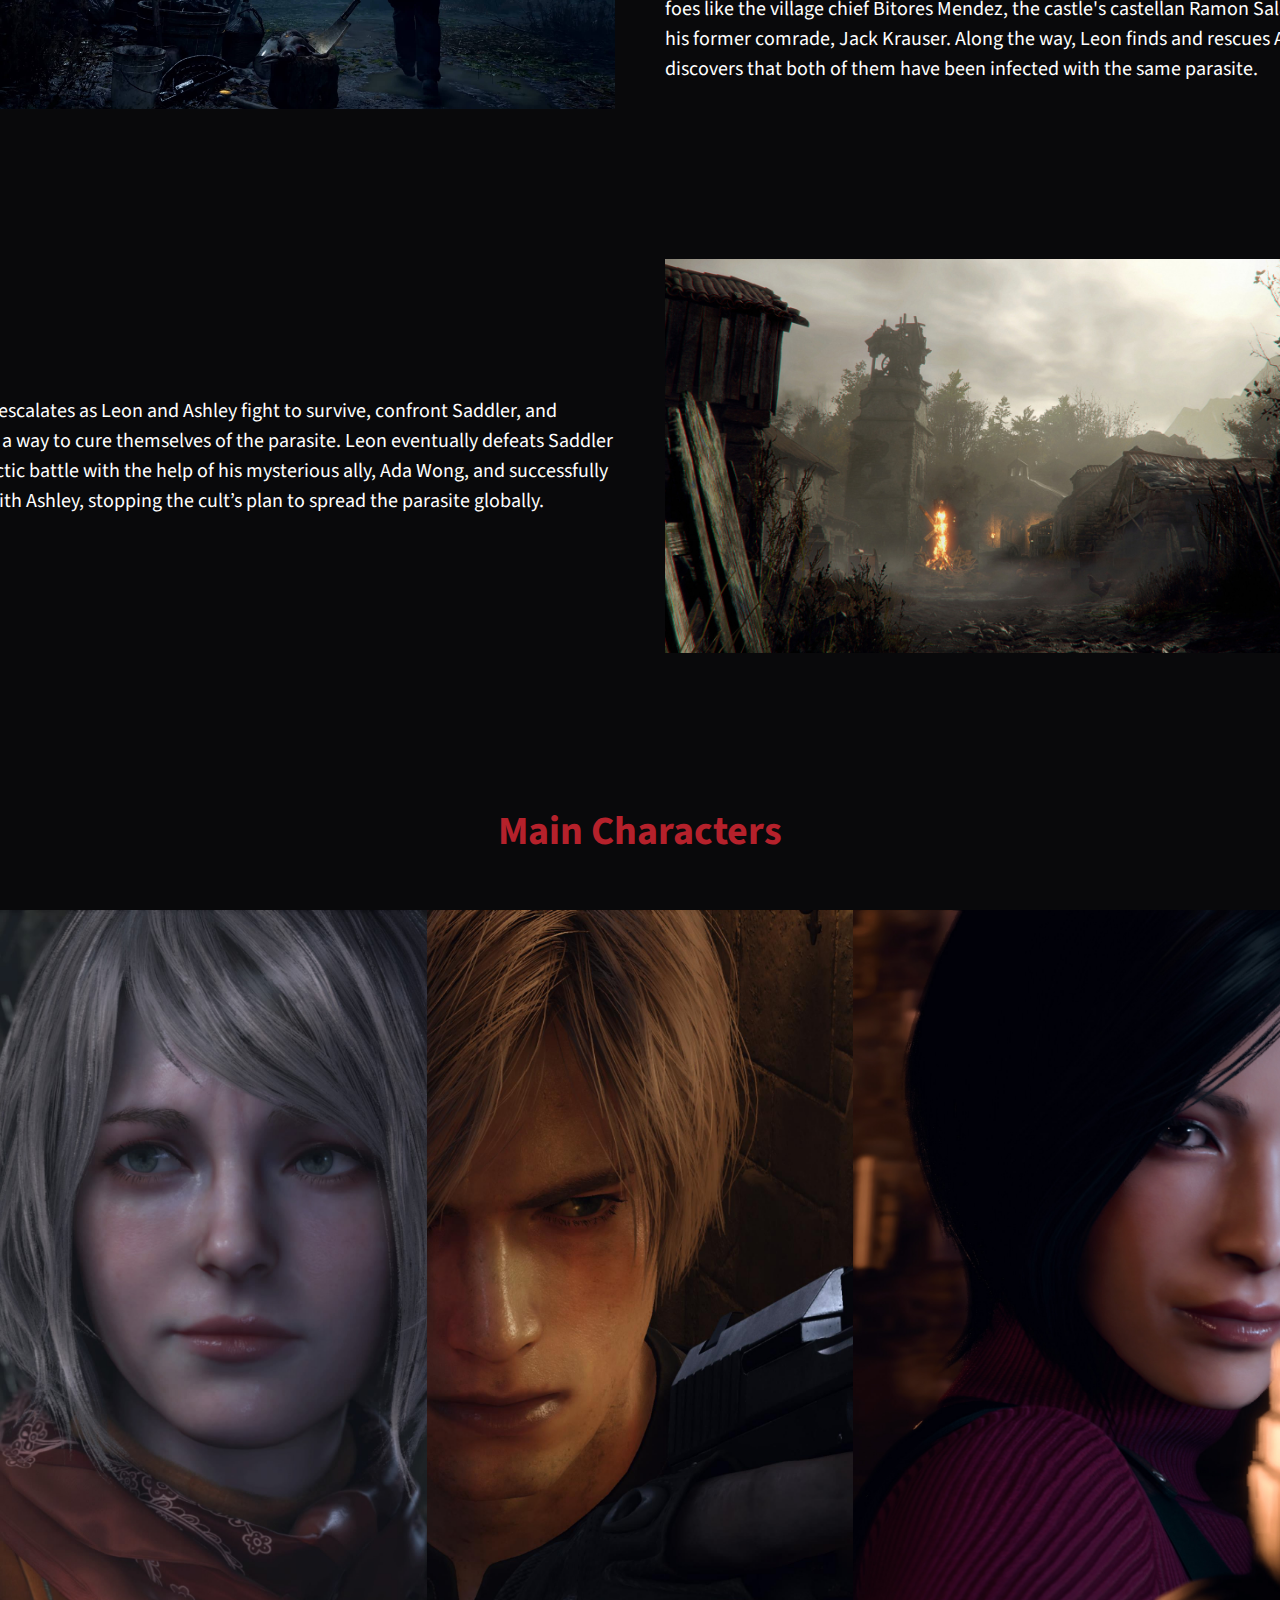
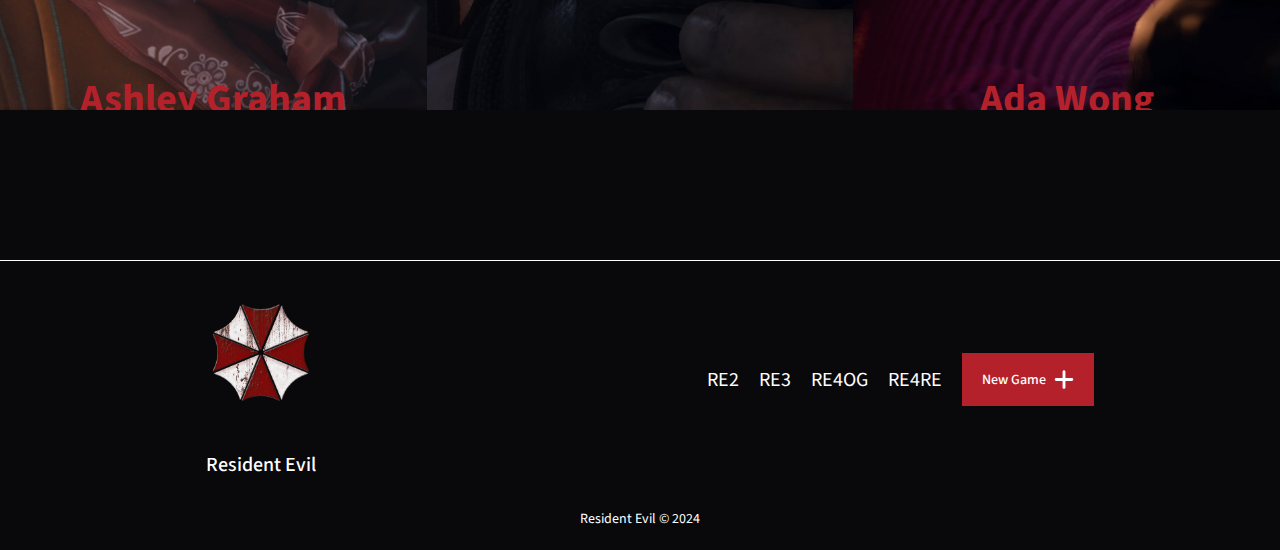
<file: pages/re4-remake.html>
<!DOCTYPE html>
<html lang="en-us">

<head>
    <meta charset="UTF-8">
    <meta name="viewport" content="width=device-width, initial-scale=1.0">
    <title>Resident Evil 4 - 2023</title>
    <link rel="stylesheet" href="../styles/common.css">
    <link rel="stylesheet" href="../styles/re4-remake.css">
</head>

<body>
    <header>
        <a href="../index.html"><img class="logo" src="../assets/img/umbrella-logo.png"></a>
        <nav>
            <ul>
                <li>
                    <a href="../pages/re2-remake.html">RE2</a>
                </li>
                <li>
                    <a href="../pages/re3-remake.html">RE3</a>
                </li>
                <li>
                    <a href="../pages/re4-og.html">RE4OG</a>
                </li>
                <li>
                    <a href="../pages/re4-remake.html">RE4RE</a>
                </li>
            </ul>
        </nav>
        <a class="btn link-btn" href="../pages/new-game.html">New Game <img src="../assets/icon/plus-solid.svg"
                class="plus-icon" alt=""></a>
    </header>

    <main>
        <section id="banner-section">
            <div id="banner-img">
                <img src="../assets/img/re4-remake/logo-re4.svg">
            </div>
        </section>

        <section id="history-section">
            <h2 class="title">History</h2>
            <div class="text-image-container">
                <img src="../assets/img/re4-remake/re4-remake-img1.jpg">
                <div>
                    <p>
                        In the Resident Evil 4 remake, the story follows Leon S. Kennedy, a U.S. government agent, on a
                        mission to rescue the president’s daughter, Ashley Graham, who has been kidnapped by a sinister
                        cult called Los Illuminados. The cult has taken her to a remote European village, where the
                        inhabitants have been infected by a parasitic organism known as Las Plagas, which allows the
                        cult leader, Osmund Saddler, to control them.
                    </p>
                    <p>
                        As Leon ventures through the village, a castle, and eventually an island, he faces relentless
                        enemies, including mutated creatures, fanatical cultists, and powerful foes like the village
                        chief Bitores Mendez, the castle's castellan Ramon Salazar, and his former comrade, Jack
                        Krauser. Along the way, Leon finds and rescues Ashley but discovers that both of them have been
                        infected with the same parasite.
                    </p>
                </div>
            </div>
            <div class="text-image-container">
                <div>
                    <p>
                        The story escalates as Leon and Ashley fight to survive, confront Saddler, and search for a way
                        to cure themselves of the parasite. Leon eventually defeats Saddler in a climactic battle with
                        the help of his mysterious ally, Ada Wong, and successfully escapes with Ashley, stopping the
                        cult’s plan to spread the parasite globally.
                    </p>
                </div>
                <img src="../assets/img/re4-remake/re4-remake-img2.jpg">
            </div>
        </section>

        <section id="character-section">
            <h2 class="title">Main Characters</h2>
            <div id="character-list">
                <div id="card-ashley" class="character-card">
                    <div class="card-back">
                        <h2 class="title">Ashley Graham</h2>
                        <p>
                            The daughter of the U.S. president who has been kidnapped by Los Illuminados. Leon is tasked
                            with rescuing her, and while initially vulnerable, Ashley becomes more active and helpful as
                            the story progresses. Her relationship with Leon grows as they navigate their dangerous
                            surroundings.
                        </p>
                    </div>
                </div>
                <div id="card-leon" class="character-card">
                    <div class="card-back">
                        <h2 class="title">Leon S. Kennedy</h2>
                        <p>
                            Leon is a U.S. government agent sent on a mission to rescue the president's daughter, Ashley
                            Graham. He is skilled, resourceful, and experienced, having survived the Raccoon City
                            incident.
                            He remains calm under pressure, despite the horrors he faces.
                        </p>
                    </div>
                </div>
                <div id="card-ada" class="character-card">
                    <div class="card-back">
                        <h2 class="title">Ada Wong</h2>
                        <p>
                            A mysterious and enigmatic character, Ada is a secretive agent with her own hidden agenda.
                            She crosses paths with Leon multiple times throughout the game, helping him at crucial
                            moments but remaining ambiguous about her true loyalties. Ada has a complicated history with
                            Leon.
                        </p>
                    </div>
                </div>
            </div>
        </section>

    </main>

    <footer>
        <div class="footer-content">
            <div class="footer-logo">
                <a href="../index.html"><img class="logo" src="../assets/img/umbrella-logo.png"></a>
                <h1>Resident Evil</h1>
            </div>
            <div class="footer-links">
                <nav>
                    <ul>
                        <li>
                            <a href="../pages/re2-remake.html">RE2</a>
                        </li>
                        <li>
                            <a href="../pages/re3-remake.html">RE3</a>
                        </li>
                        <li>
                            <a href="../pages/re4-og.html">RE4OG</a>
                        </li>
                        <li>
                            <a href="../pages/re4-remake.html">RE4RE</a>
                        </li>
                    </ul>
                </nav>
                <a class="btn link-btn" href="../pages/new-game.html">New Game <img src="../assets/icon/plus-solid.svg"
                        class="plus-icon" alt=""></a>
            </div>
        </div>
        <p id="copyright">
            Resident Evil &copy; 2024
        </p>
    </footer>

</body>

</html>
</file>
<file: styles/common.css>
@import url('https://fonts.googleapis.com/css2?family=Source+Sans+3:ital,wght@0,200..900;1,200..900&display=swap');

:root {
    --primary-color: #b5212b;
    --primary-bg-color: #09090B;
    --text-color: #ffffff;
    --font-size-big: 40px;
    --font-size-medium: 20px;
    --font-size-small: 14px;
}

* {
    padding: 0;
    margin: 0;
    box-sizing: border-box;
    font-family: "Source Sans 3", sans-serif;
    font-optical-sizing: auto;
    font-style: normal;
}

body {
    background-color: var(--primary-bg-color);
    color: var(--text-color);
}

a {
    color: var(--text-color);
    text-decoration: none;
    font-size: var(--font-size-medium);
}

a:hover {
    color: var(--primary-color);
    transition-duration: 300ms;
}

p {
    font-size: var(--font-size-medium);
    line-height: 1.5;
}

ul {
    list-style: none;
}

/** Header */

header {
    display: flex;
    justify-content: space-around;
    align-items: center;
}

header ul {
    display: flex;
    gap: 20px;
}

section {
    margin-bottom: 150px;
}

.title {
    font-size: var(--font-size-big);
    font-weight: 700;
    color: var(--primary-color);
}

.logo {
    height: 150px;
}

.btn {
    background-color: var(--primary-color);
    border: none;
    color: var(--text-color);
    padding: 15px 20px;
    font-weight: 500;
    font-size: var(--font-size-small);
}

.btn:hover {
    cursor: pointer;
    opacity: 0.9;
    color: var(--text-color);
}

/** Footer */
footer {
    width: 100%;
    padding: 20px 0;
    display: flex;
    flex-direction: column;
    border-top: 1px solid #ffffff;
}

footer ul {
    display: flex;
    align-items: center;
    gap: 20px;
}

.footer-content {
    display: flex;
    justify-content: space-around;
    margin-bottom: 30px;
}

.footer-links {
    display: flex;
    gap: 20px;
    align-items: center;
}

.footer-logo {
    display: flex;
    flex-direction: column;
    gap: 12px;

    h1 {
        font-size: var(--font-size-medium);
        font-weight: 500;
        text-align: center;
    }
}

#copyright {
    text-align: center;
    font-size: var(--font-size-small);
}

.link-btn {
    display: flex;
    justify-items: center;
    align-items: center;
    gap: 8px;
}

.plus-icon {
    width: 20px;
}
</file>
<file: styles/index.css>
/* Banner */

.banner-container {
    display: grid;
    grid-template-columns: repeat(4, 1fr);
}

.img-banner {
    position: relative;
    height: 600px;
    background-position: center;
    background-size: cover;
    padding: 0px 20px;
    transition-duration: 500ms;
    overflow: hidden;
}

.img-banner:hover {
    cursor: pointer;
    filter: grayscale(0.60);

    .logo-banner {
        bottom: 80px;
    }
}

.logo-banner {
    position: absolute;
    bottom: -166px;
    width: 80%;
    left: 50%;
    transform: translate(-50%);
    transition-duration: 700ms;
}

#banner1 {
    background-image: url('../assets/img/re2-baner.jpg');
}

#banner2 {
    background-image: url('../assets/img/re3-baner.jpg');
}

#banner3 {
    background-image: url('../assets/img/re4-og-banner.jpg');
}

#banner4 {
    background-image: url('../assets/img/re4-remake-baner.jpg');
}

/* About */

#about-section {
    display: flex;
    flex-direction: column;
    align-items: center;
    gap: 50px;
}

#text-div {
    display: flex;
    flex-direction: column;
    gap: 20px;
    width: 30%;
}

#img-div {
    background-image: url('../assets/img/mr-x.png');
    background-position: center;
    background-size: cover;
    position: sticky;
    top: 25%;
    width: 500px;
    height: 500px;
}

#about-section p {

}

#about-container {
    display: flex;
    justify-content: space-around;
}
</file>
<file: styles/new-game.css>
main section {
  display: flex;
  flex-direction: column;
  align-items: center;
}

form {
  display: flex;
  flex-direction: column;
  align-items: center;
  gap: 10px;
  max-width: 850px;
}

input {
  border: none;
  padding: 8px 12px;
  width: 100%;
}

textarea {
  width: 100%;
  height: 100%;
  resize: vertical;
}

input:hover,
textarea:hover {
  background-color: #ddd;
}

input:focus,
textarea:focus {
  outline: none;
}

select {
  border: none;
  padding: 8px 12px;
  width: 100%;
}

h3 {
  margin-top: 10px;
  color: #b5212b;
}

#form-btn {
  max-width: 150px;
  max-height: 50px;
  font-size: 16px;
  background-color: #10B981;
}

.form-group {
  display: flex;
  flex-direction: column;
  align-items: center;
  justify-items: center;
  gap: 8px;
}

.form-section {
  display: grid;
  grid-template-columns: repeat(4, 1fr);
  grid-template-rows: repeat(3, 1fr);
  gap: 40px;
  width: 100%;
}

/* Game info */

#name-input {
  grid-column: 1 / 3;
  grid-row: 1 / 2;
}

#protagonist-input {
  grid-column: 3 / 5;
  grid-row: 1 / 2;
}

#cam-perspective-input {
  grid-column: 1 / 3;
  grid-row: 2 / 3;
}

#game-place-input {
  grid-column: 1 / 3;
  grid-row: 3 / 4;
}

#plot-input {
  grid-column: 3 / 5;
  grid-row: 2 / 4;
}

/* Your information  */

#name-info-input {
  grid-column: 1 / 3;
  grid-row: 1 / 2;
}

#email-input {
  grid-column: 3 / 5;
  grid-row: 1 / 2;
}

#cellphone-input {
  grid-column: 1 / 3;
  grid-row: 2 / 3;
}

#country-input {
  grid-column: 3 / 5;
  grid-row: 2 / 3;
}
</file>
<file: styles/re2-remake.css>
#banner-img {
  background-image: url('../assets/img/re2-main-banner.jpg');
  width: 100%;
  height: 800px;
  background-position: center;
  background-size: cover;
  display: flex;
  flex-direction: column;
  align-items: center;
  justify-content: end;
  padding-bottom: 100px;
}

#banner-img img {
  width: 1000px;
}

#history-section {
  display: flex;
  flex-direction: column;
  align-items: center;
  gap: 150px;
}

.text-image-container {
  display: flex;
  justify-content: space-around;
  align-items: center;
  gap: 50px;
}

.text-image-container div {
  display: flex;
  flex-direction: column;
  gap: 15px;
  width: 700px;
}

.text-image-container p {
  width: 700px;
}

.text-image-container img {
  width: 700px;
}

#character-section {
  display: flex;
  flex-direction: column;
  text-align: center;
  gap: 50px;
}


#character-list {
  display: flex;
  justify-content: space-around;
}

.character-card {
  background-position: center;
  background-size: cover;
  height: 800px;
  width: 33.33%;
  position: relative;
  overflow: hidden;
}

#card-claire {
  background-image: url('../assets/img/re2-remake-claire-card.jpg');
}

#card-leon {
  background-image: url('../assets/img/re2-remake-leon-card.jpg');
}

#card-ada {
  background-image: url('../assets/img/ada-re2-remake-card.jpg');
}

.character-card:hover {
  filter: grayscale(0.50);

  .card-back {
    bottom: 0px;
  }
}

.card-back {
  line-height: 1.5;
  padding: 20px;
  position: absolute;
  bottom: -420px;
  transition-duration: 600ms;
}
</file>
<file: styles/re3-remake.css>
#banner-img {
  background-image: url('../assets/img/re3-remake-main-banner.jpg');
  width: 100%;
  height: 800px;
  background-position: center;
  background-size: cover;
  display: flex;
  flex-direction: column;
  align-items: center;
  justify-content: end;
  padding-bottom: 100px;
}

#banner-img img {
  width: 1000px;
}

#history-section {
  display: flex;
  flex-direction: column;
  align-items: center;
  gap: 150px;
}

.text-image-container {
  display: flex;
  justify-content: space-around;
  align-items: center;
  gap: 50px;
}

.text-image-container div {
  display: flex;
  flex-direction: column;
  gap: 15px;
  width: 700px;
}

.text-image-container p {
  width: 700px;
}

.text-image-container img {
  width: 700px;
}

#character-section {
  display: flex;
  flex-direction: column;
  text-align: center;
  gap: 50px;
}


#character-list {
  display: flex;
  justify-content: space-around;
}

.character-card {
  background-position: center;
  background-size: cover;
  height: 800px;
  width: 33.33%;
  position: relative;
  overflow: hidden;
}

#card-jill {
  background-image: url('../assets/img/jill-re3-remake-card.jpg');
}

#card-carlos {
  background-image: url('../assets/img/carlos-re3-remake-card.jpg');
}

#card-nemesis {
  background-image: url('../assets/img/nemesis-re3-remake-card.jpg');
}

.character-card:hover {
  filter: grayscale(0.50);

  .card-back {
    bottom: 0px;
  }
}

.card-back {
  line-height: 1.5;
  padding: 20px;
  position: absolute;
  bottom: -400px;
  transition-duration: 600ms;
}
</file>
<file: styles/re4-og.css>
#banner-img {
  background-image: url('../assets/img/re4-og-banner.jpg');
  width: 100%;
  height: 800px;
  background-position: center;
  background-size: cover;
  display: flex;
  flex-direction: column;
  align-items: center;
  justify-content: end;
  padding-bottom: 100px;
}

#banner-img img {
  width: 1000px;
}

#history-section {
  display: flex;
  flex-direction: column;
  align-items: center;
  gap: 150px;
}

.text-image-container {
  display: flex;
  justify-content: space-around;
  align-items: center;
  gap: 50px;
}

.text-image-container div {
  display: flex;
  flex-direction: column;
  gap: 15px;
  width: 700px;
}

.text-image-container p {
  width: 700px;
}

.text-image-container img {
  width: 700px;
}

#character-section {
  display: flex;
  flex-direction: column;
  text-align: center;
  gap: 50px;
}


#character-list {
  display: flex;
  justify-content: space-around;
}

.character-card {
  background-position: center;
  background-size: cover;
  height: 800px;
  width: 33.33%;
  position: relative;
  overflow: hidden;
}

#card-leon {
  background-image: url('../assets/img/re4-og-leon-card.jpg');
}

#card-ashley {
  background-image: url('../assets/img/re4-og-ashley-card.jpg');
}

#card-ada {
  background-image: url('../assets/img/re4-og-ada-card.jpg');
}

.character-card:hover {
  filter: grayscale(0.50);

  .card-back {
    bottom: 0px;
  }
}

.card-back {
  line-height: 1.5;
  padding: 20px;
  position: absolute;
  bottom: -250px;
  transition-duration: 500ms;
}
</file>
<file: styles/re4-remake.css>
#banner-section {

}

#banner-img {
  background-image: url('../assets/img/re4-remake-baner.jpg');
  width: 100%;
  height: 800px;
  background-position: center;
  background-size: cover;
  display: flex;
  flex-direction: column;
  align-items: center;
  justify-content: end;
  padding-bottom: 100px;
}

#banner-img img {
  width: 1000px;
}

#history-section {
  display: flex;
  flex-direction: column;
  align-items: center;
  gap: 150px;
}

.text-image-container {
  display: flex;
  justify-content: space-around;
  align-items: center;
  gap: 50px;
}

.text-image-container div {
  display: flex;
  flex-direction: column;
  gap: 15px;
  width: 700px;
}

.text-image-container p {
  width: 700px;
}

.text-image-container img {
  width: 700px;
}

#character-section {
  display: flex;
  flex-direction: column;
  text-align: center;
  gap: 50px;
}


#character-list {
  display: flex;
  justify-content: space-around;
}

.character-card {
  background-position: center;
  background-size: cover;
  height: 800px;
  width: 33.33%;
  position: relative;
  overflow: hidden;
}

#card-leon {
  background-image: url('../assets/img/re4-remake/re4-remake-leon-card.jpg');
}

#card-ashley {
  background-image: url('../assets/img/re4-remake/re4-remake-ashley-card.jpg');
}

#card-ada {
  background-image: url('../assets/img/re4-remake/re4-remake-ada-card.jpg');
}

.character-card:hover {
  filter: grayscale(0.50);
  .card-back {
    bottom: 0px;
  }
}

.card-back {
  line-height: 1.5;
  padding: 20px;
  position: absolute;
  bottom: -250px;
  transition-duration: 500ms;
}
</file>
